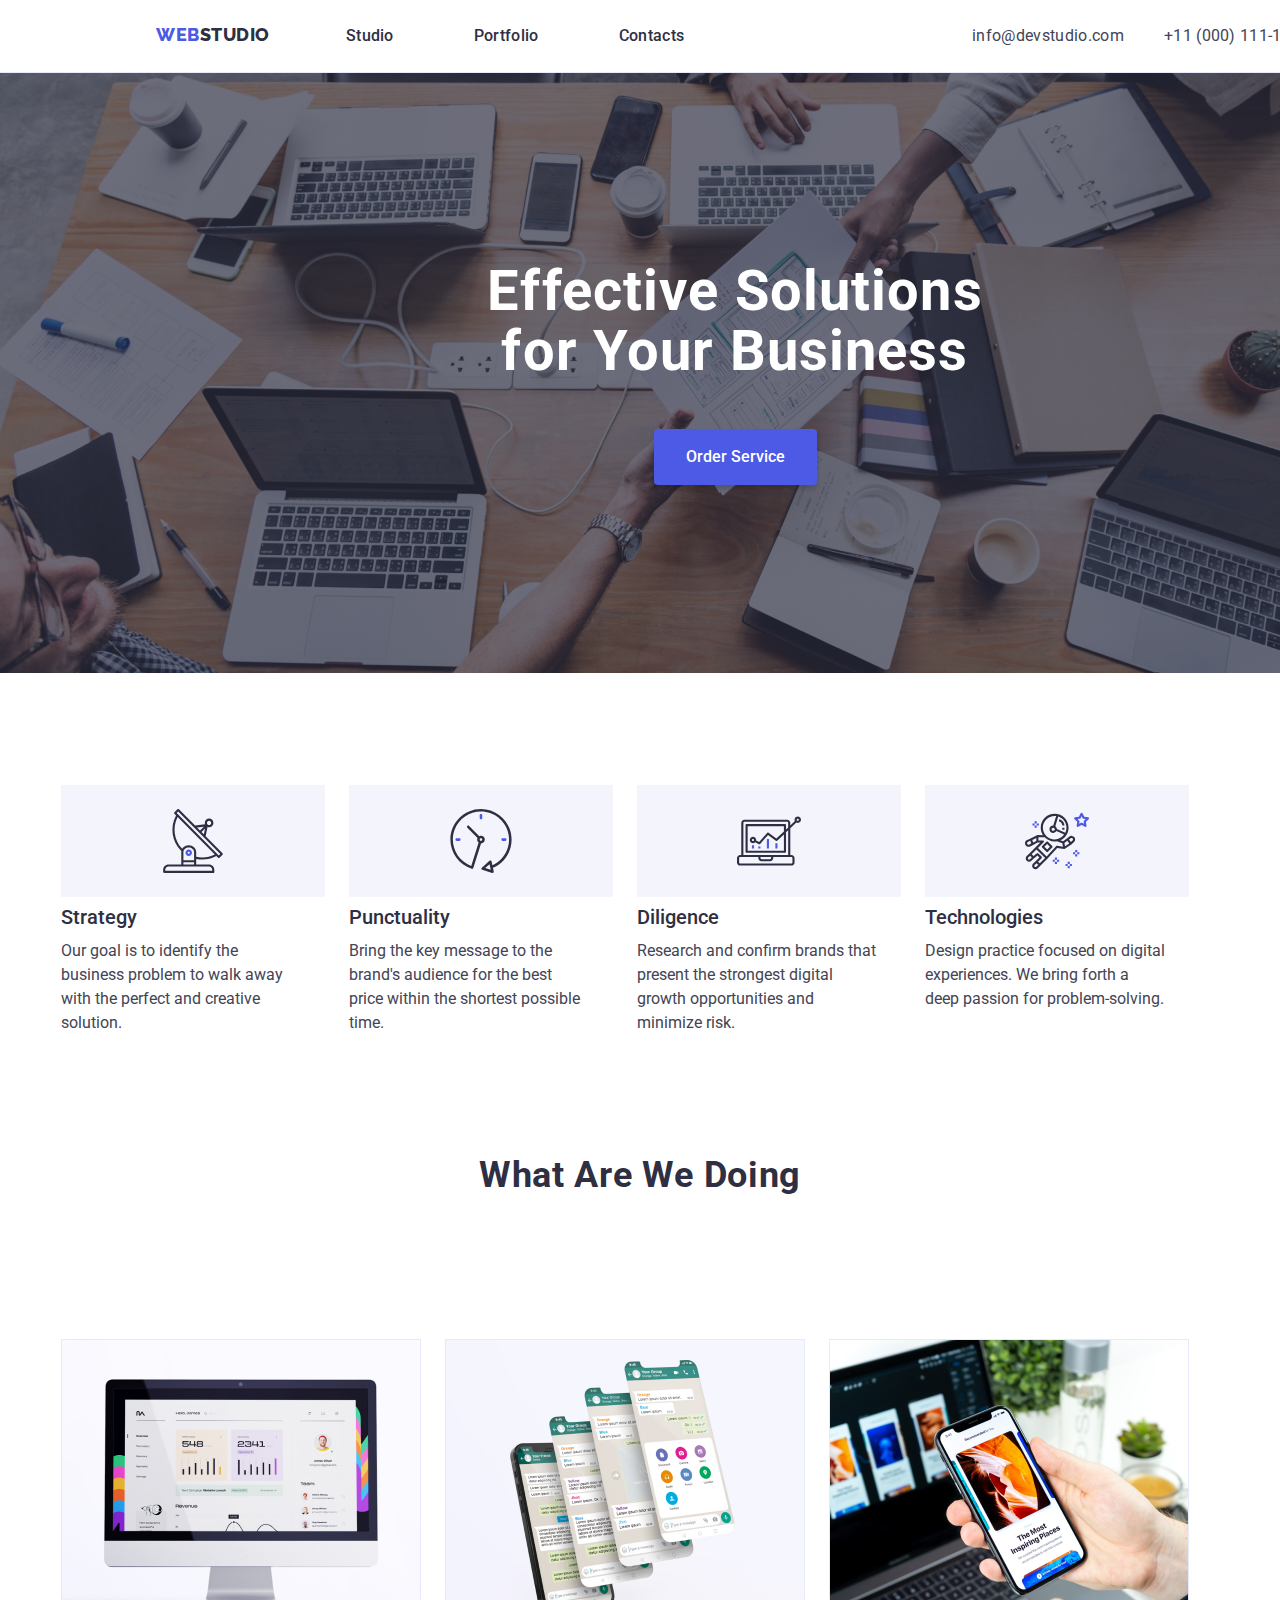
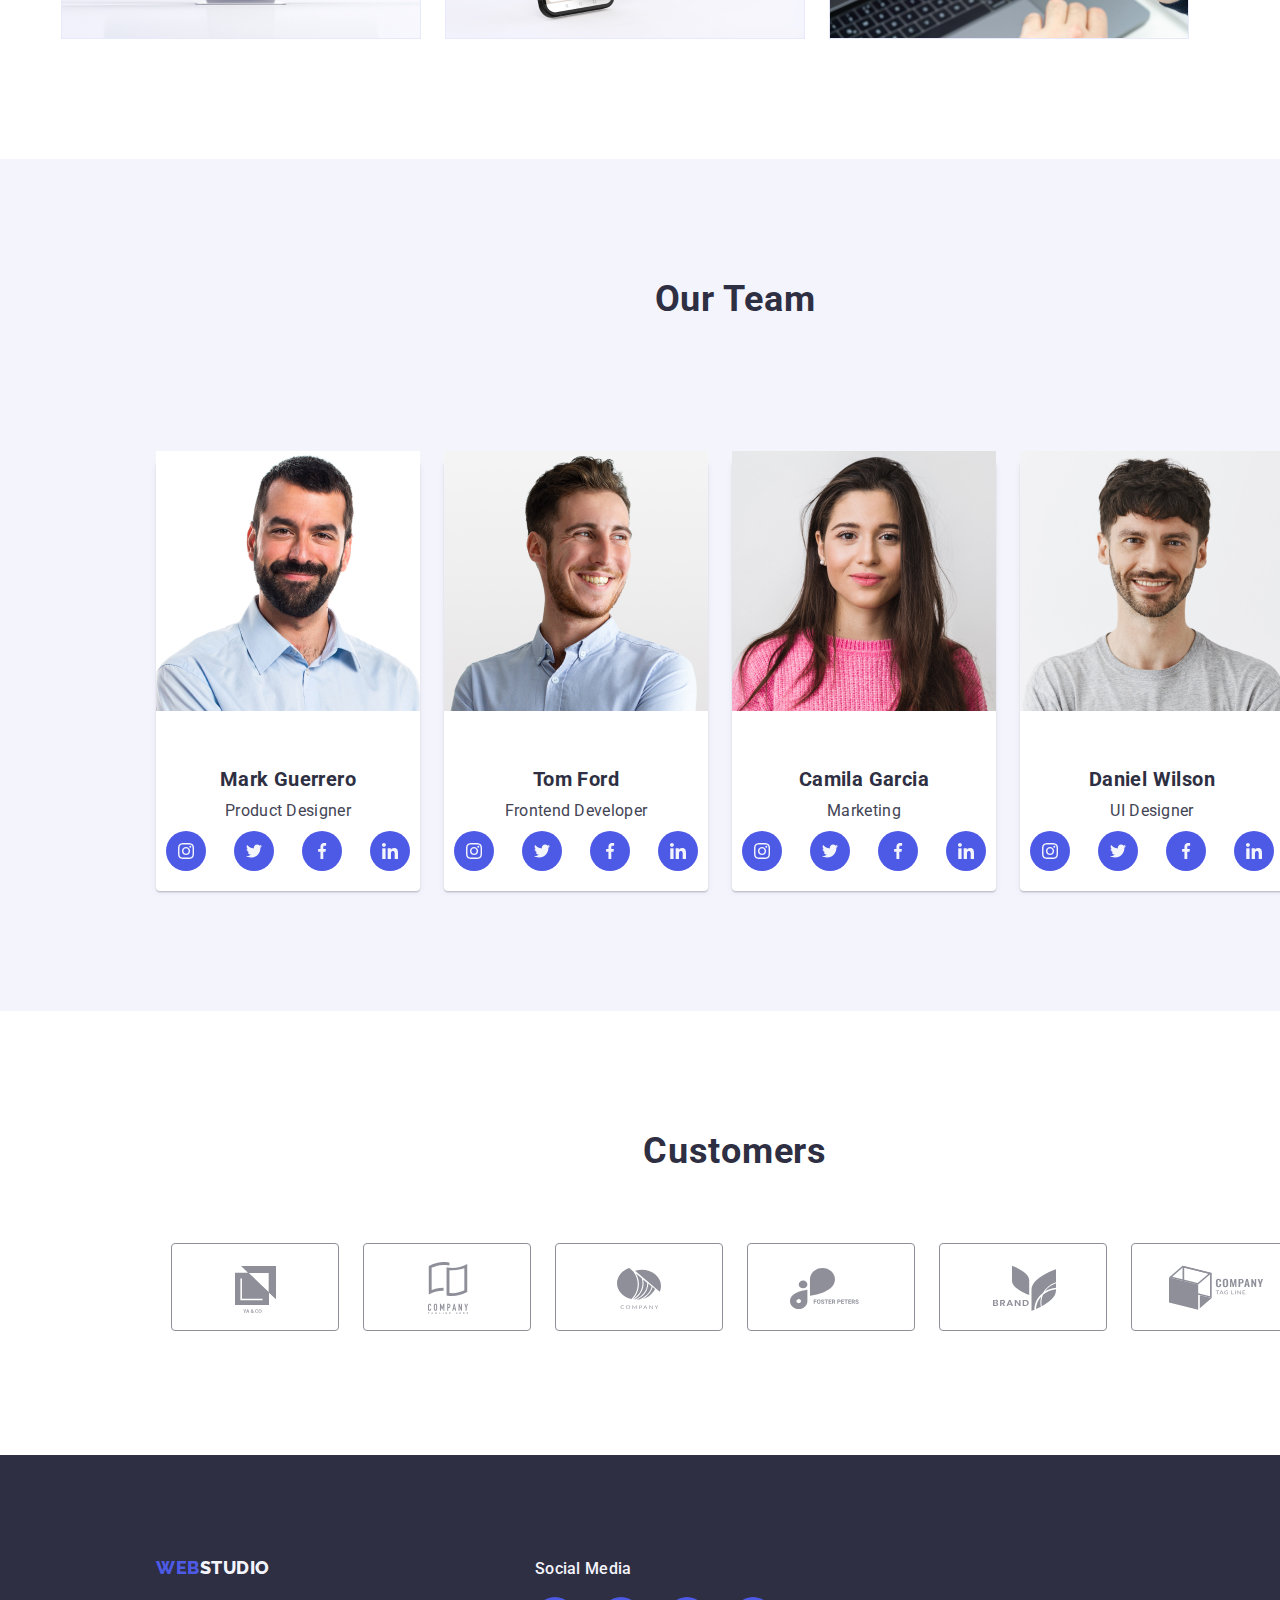
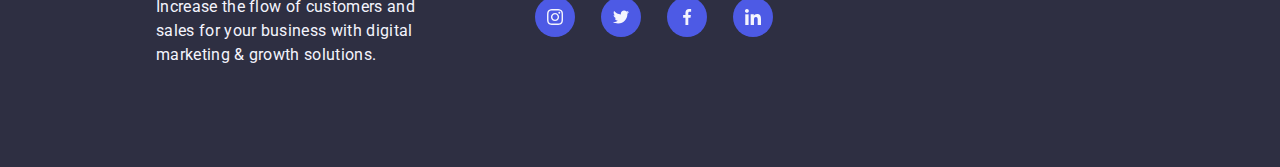
<file: index.html>
<!DOCTYPE html>
<html lang="en">
  <head>
    <title>GoIT Homework 05</title>
    <!-- Metadata -->
    <meta charset="utf-8" />
    <meta name="description" content="Dacs 2nd Homework" />
    <link rel="stylesheet" href="css/styles.css" />
    <link rel="preconnect" href="https://fonts.googleapis.com">
    <link rel="preconnect" href="https://fonts.gstatic.com" crossorigin>
    <link rel="preconnect" href="https://fonts.googleapis.com">
    <link rel="preconnect" href="https://fonts.gstatic.com" crossorigin>
    <link href="https://fonts.googleapis.com/css2?family=Raleway:wght@800&family=Roboto:wght@400;500;700&display=swap" 
    rel="stylesheet">
    <link rel="stylesheet" href="https://cdnjs.cloudflare.com/ajax/libs/modern-normalize/2.0.0/modern-normalize.min.css" 
    integrity="sha512-4xo8blKMVCiXpTaLzQSLSw3KFOVPWhm/TRtuPVc4WG6kUgjH6J03IBuG7JZPkcWMxJ5huwaBpOpnwYElP/m6wg==" 
    crossorigin="anonymous" referrerpolicy="no-referrer" />    
  </head>

  <body>
    <!-- Content -->

    <!-- Page header -->
    <header class="header">
      <div class="container container-header">
        <nav class="nav">
        <!-- Navigation to other pages -->
          <a class="nav-link" href="./index.html">
            <span class="nav-span">WEB</span>STUDIO
          </a>
          <ul class="nav-list">
            <li class="nav-list-item">
              <a class="nav-item-link" href="./index.html">Studio                
              </a>
            </li>
            <li class="nav-list-item">
              <a class="nav-item-link" href="./portfolio.html">Portfolio          
              </a>
            </li>
            <li class="nav-list-item">
              <a class="nav-item-link" href="#">Contacts                
              </a>
            </li>
          </ul>
        </nav>
  
        <address class="address">
          <ul class="address-list">   
            <li class="address-list-item">
              <a class="address-item-link" href="mailto:info@devstudio.com">info@devstudio.com</a>
            </li>
            <li class="address-list-item">
              <a class="address-item-link" href="tel:+110001111111">+11 (000) 111-11-11</a>
            </li>
          </ul>
        </address>
      </div>
    </header>
    
    <!-- Page main -->
  <main class="main">

    <!-- hero section -->
    <section class="hero">  
      <div class="container container-hero">
        <h1 class="hero-title">Effective Solutions <br /> for Your Business</h1>
        <button class="hero-button" type="button">Order service</button>
      </div>    
    </section>

    <!-- 1st section -->
    <section class="features">
      <div class="container container-features">
        <h2 hidden class="features-title">Features</h2>
        <ul class="features-list">
          <li class="features-list-item">
            <div class="features-item-icon-div">
              <img class="features-item-icon" src="images/icons/Ad-antenna.svg" alt="antenna"/>
            </div>
            <h3 class="features-item-title">Strategy</h3>
            <p class="features-item-description">Our goal is to identify the business problem to walk away with the perfect and creative solution.</p>
          </li>
      
          <li class="features-list-item">
            <div class="features-item-icon-div">
              <img class="features-item-icon" src="images/icons/Ad-clock.svg" alt="clock" />
            </div>
            <h3 class="features-item-title">Punctuality</h3>
            <p class="features-item-description">Bring the key message to the brand's audience for the best price within the shortest possible time.</p>
          </li>

          <li class="features-list-item">
            <div class="features-item-icon-div">
              <img class="features-item-icon" src="images/icons/Ad-diagram.svg" alt="diagramn" />
          </div>
            <h3 class="features-item-title">Diligence</h3>
            <p class="features-item-description">Research and confirm brands that present the strongest digital growth opportunities and minimize risk.</p>
          </li>

          <li class="features-list-item">
            <div class="features-item-icon-div">
              <img class="features-item-icon" src="images/icons/Ad-astronaut.svg" alt="astronaut" />
            </div>
            <h3 class="features-item-title">Technologies</h3>
            <p class="features-item-description">Design practice focused on digital experiences. We bring forth a deep passion for problem-solving.</p>
          </li>
        </ul>
      </div>
    </section>

    <!-- 2nd section -->
    <section class="doing">
      <div class="container container-doing">
        <h2 class="doing-title">What Are We Doing</h2>
        <ul class="doing-list">
          <li class="doing-list-item">
            <img class="doing-item-images" src="./images/pic1.jpg" width="360" alt="images monitor" />
          </li>
          <li class="doing-list-item">
            <img class="doing-item-images" src="./images/pic2.jpg" width="360" alt="images cellphone" />
          </li>
          <li class="doing-list-item">
            <img class="doing-item-images" src="./images/pic3.jpg" width="360" alt="display cellphone" />
          </li>
        </ul>
      </div>
    </section>
   
    <!-- 3rd section -->
    <section class="team">
      <div class="container container-team">
        <h2 class="team-title">Our Team</h2>
        <ul class="team-list">
          <li class="team-list-item">
            <img class="team-item-images" src="images/img1.jpg" width="264" alt="pic mark" />
            <div class="team-item-details">
              <h3 class="team-item-title">Mark Guerrero</h3>
              <p class="team-item-description">Product Designer</p>
              <ul class="team-item-icon-list">
                <li class="team-item-icons">
                  <a class="team-item-icons-a" href="#">
                    <img src="images/icons/SC-instagram.svg"/>
                  </a>
                </li>
                <li class="team-item-icons">
                  <a class="team-item-icons-a" href="#">
                    <img src="images/icons/SC-twitter.svg"/>
                  </a>
                </li>
                <li class="team-item-icons">
                  <a class="team-item-icons-a" href="#">
                    <img src="images/icons/SC-facebook.svg"/>
                  </a>
                </li>
                <li class="team-item-icons">
                  <a class="team-item-icons-a" href="#">
                    <img src="images/icons/SC-linkedin.svg"/>
                  </a>
                </li>
              </ul>
  
            </div>
           </li>
    
          <li class="team-list-item">
            <img class="team-item-images" src="images/img2.jpg" width="264" alt="pic tom" />
            <div class="team-item-details">
              <h3 class="team-item-title">Tom Ford</h3>
              <p class="team-item-description">Frontend Developer</p>
              <ul class="team-item-icon-list">
                <li class="team-item-icons">
                  <a class="team-item-icons-a" href="#">
                    <img src="images/icons/SC-instagram.svg"/>
                  </a>
                </li>
                <li class="team-item-icons">
                  <a class="team-item-icons-a" href="#">
                    <img src="images/icons/SC-twitter.svg"/>
                  </a>
                </li>
                <li class="team-item-icons">
                  <a class="team-item-icons-a" href="#">
                    <img src="images/icons/SC-facebook.svg"/>
                  </a>
                </li>
                <li class="team-item-icons">
                  <a class="team-item-icons-a" href="#">
                    <img src="images/icons/SC-linkedin.svg"/>
                  </a>
                </li>
              </ul>
            </div>
          </li>

          <li class="team-list-item">
            <img class="team-item-images" src="images/img3.jpg" width="264" alt="pic cam" />
            <div class="team-item-details">
              <h3 class="team-item-title">Camila Garcia</h3>
              <p class="team-item-description">Marketing</p>
              <ul class="team-item-icon-list">
                <li class="team-item-icons">
                  <a class="team-item-icons-a" href="#">
                    <img src="images/icons/SC-instagram.svg"/>
                  </a>
                </li>
                <li class="team-item-icons">
                  <a class="team-item-icons-a" href="#">
                    <img src="images/icons/SC-twitter.svg"/>
                  </a>
                </li>
                <li class="team-item-icons">
                  <a class="team-item-icons-a" href="#">
                    <img src="images/icons/SC-facebook.svg"/>
                  </a>
                </li>
                <li class="team-item-icons">
                  <a class="team-item-icons-a" href="#">
                    <img src="images/icons/SC-linkedin.svg"/>
                  </a>
                </li>
              </ul>
            </div>
          </li>

          <li class="team-list-item">
            <img class="team-item-images" src="images/img4.jpg" width="264" alt="pic dan" />
            <div class="team-item-details">
              <h3 class="team-item-title">Daniel Wilson</h3>
              <p class="team-item-description">UI Designer</p>
              <ul class="team-item-icon-list">
                <li class="team-item-icons">
                  <a class="team-item-icons-a" href="#">
                    <img src="images/icons/SC-instagram.svg"/>
                  </a>
                </li>
                <li class="team-item-icons">
                  <a class="team-item-icons-a" href="#">
                    <img src="images/icons/SC-twitter.svg"/>
                  </a>
                </li>
                <li class="team-item-icons">
                  <a class="team-item-icons-a" href="#">
                    <img src="images/icons/SC-facebook.svg"/>
                  </a>
                </li>
                <li class="team-item-icons">
                  <a class="team-item-icons-a" href="#">
                    <img src="images/icons/SC-linkedin.svg"/>
                  </a>
                </li>
              </ul>
            </div>
          </li>
        </ul>
      </div>
    </section>

    <!-- 4th section -->
    <section class="customers">
      <div class="container container-customers">
        <h2 class="customers-title">Customers</h2>
        <ul class="customers-list">
          <li class="customers-list-item">
            <img class="team-item-images" src="images/icons/Client01.svg" width="168px" alt="pic client01" />
           </li>
           <li class="customers-list-item">
            <img class="team-item-images" src="images/icons/Client02.svg" width="168px" alt="pic client02" />
           </li>
           <li class="customers-list-item">
            <img class="team-item-images" src="images/icons/Client03.svg" width="168px" alt="pic client03" />
           </li>
           <li class="customers-list-item">
            <img class="team-item-images" src="images/icons/Client04.svg" width="168px" alt="pic client04" />
           </li>
           <li class="customers-list-item">
            <img class="team-item-images" src="images/icons/Client05.svg" width="168px" alt="pic client05" />
           </li>
           <li class="customers-list-item">
            <img class="team-item-images" src="images/icons/Client06.svg" width="168px" alt="pic client06" />
           </li>
    
        </ul>
      </div>
    </section>
  </main>

  <!-- Page footer -->
  <footer class="footer">
    
      <div class="container container-footer">
        <ul class="footer-list">
          
            <li class="footer-list-item">
              
                <a class="footer-link" href="./index.html">
                  <span class="footer-span">WEB</span>STUDIO
                </a>
                <div class="footer-1st">
                <p class="footer-description">Increase the flow of customers and 
                  <br />sales for your business with digital 
                  <br />marketing & growth solutions.
                </p>
              </div>
            </li>
          
          <li class="footer-list-item">
            <p class="footer-social-media">Social Media</p>
            
            <ul class="footer-item-icon-list">
              <li class="footer-item-icons">
                <a class="footer-item-icons-a" href="#">
                  <img src="images/icons/SC-instagram.svg"/>
                </a>
              </li>
              <li class="footer-item-icons">
                <a class="footer-item-icons-a" href="#">
                  <img src="images/icons/SC-twitter.svg"/>
                </a>
              </li>
              <li class="footer-item-icons">
                <a class="footer-item-icons-a" href="#">
                  <img src="images/icons/SC-facebook.svg"/>
                </a>
              </li>
              <li class="footer-item-icons">
                <a class="footer-item-icons-a" href="#">
                  <img src="images/icons/SC-linkedin.svg"/>
                </a>
              </li>
            </ul>
          </li>
        </ul>
      </div>
         
   </footer>
    
  </body>
  
</html>
</file>
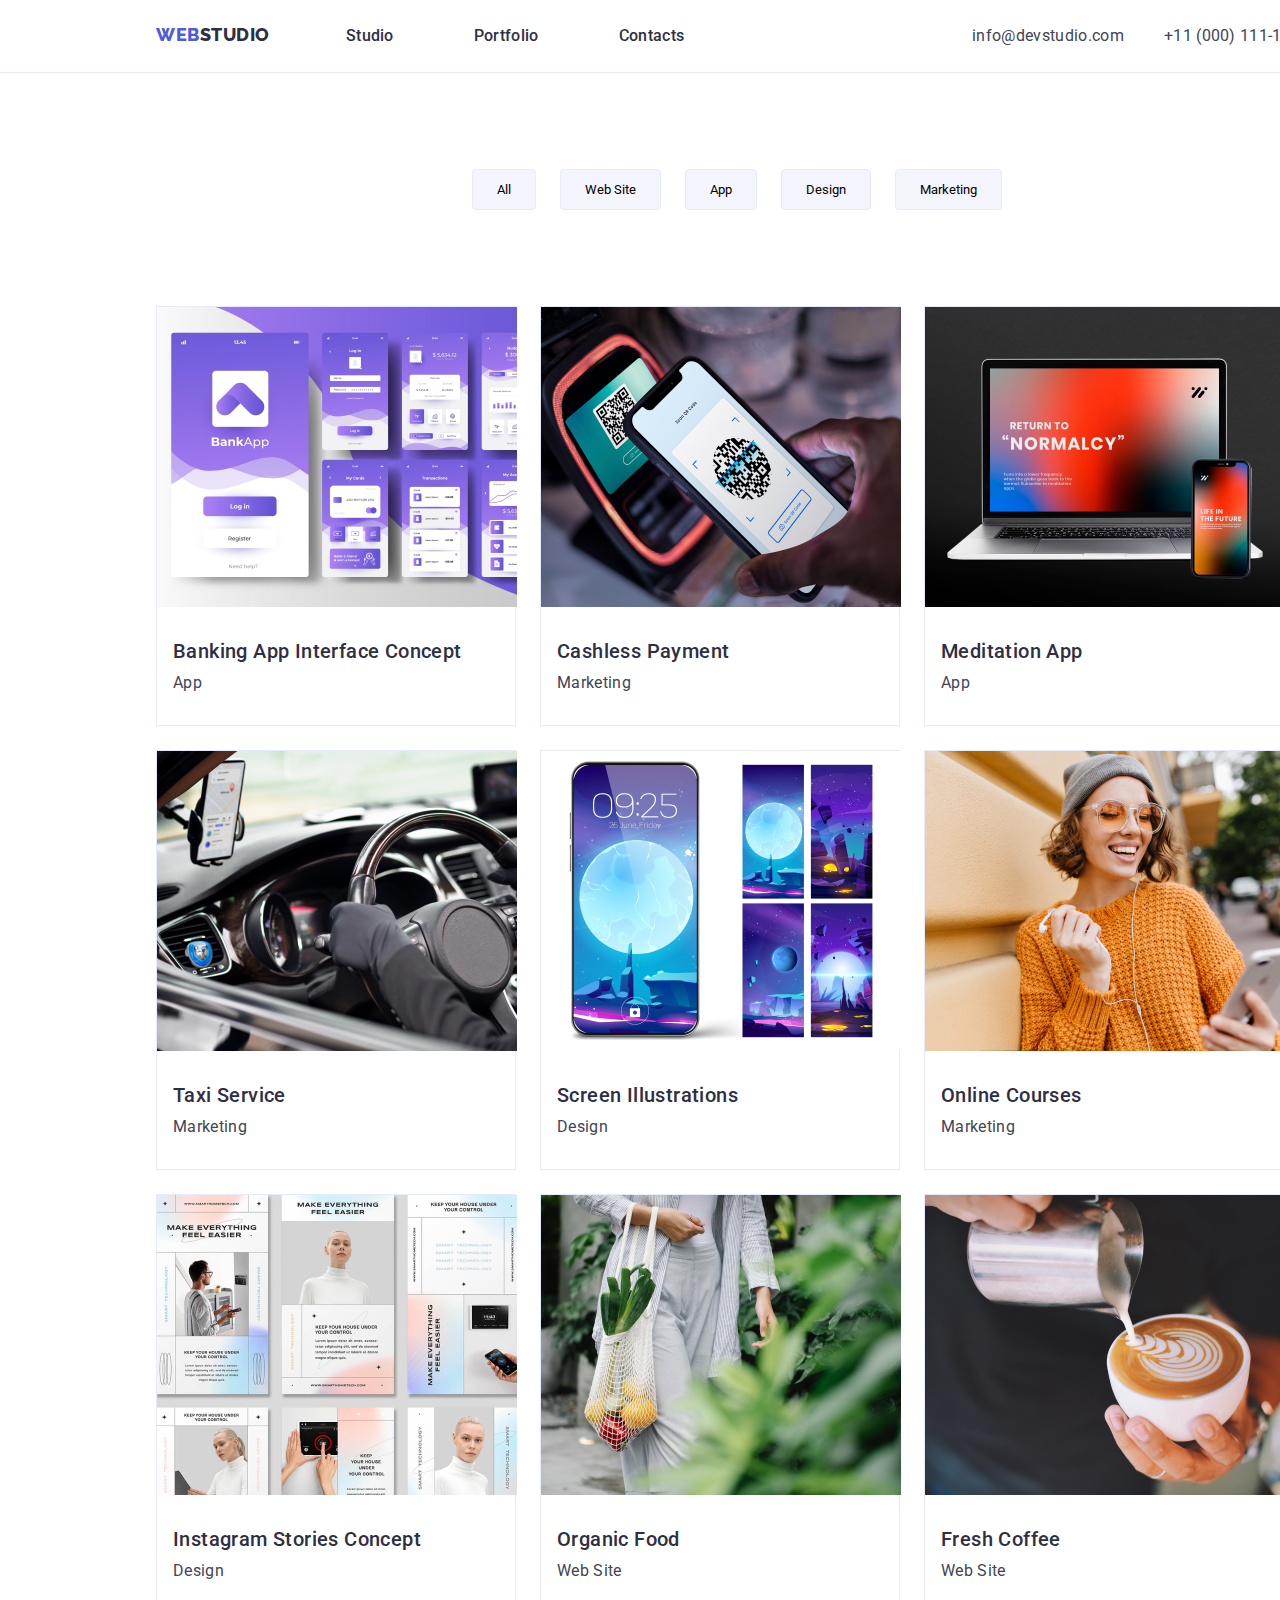
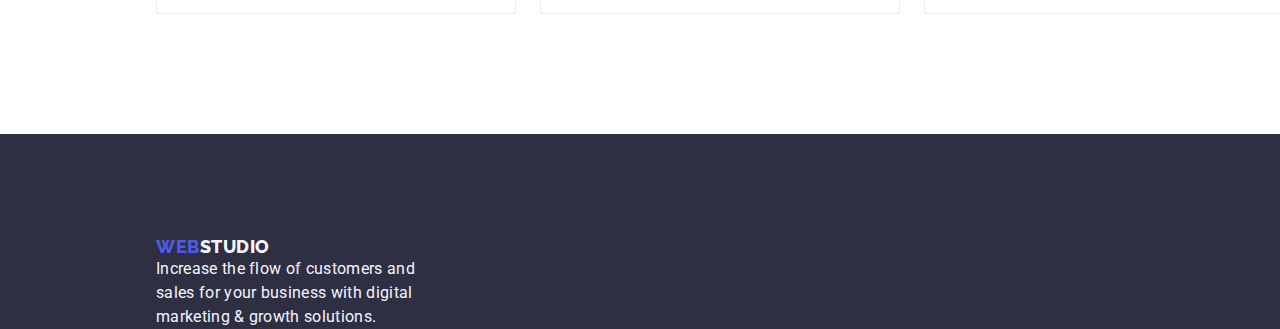
<file: portfolio.html>
<!DOCTYPE html>
<html lang="en">
  <head>
    <title>GoIT Homework 05</title>
    <!-- Metadata -->
    <meta charset="utf-8" />
    <meta name="description" content="Dacs 2nd Homework" />
    <link rel="stylesheet" href="./css/styles.css" />    
    <link rel="preconnect" href="https://fonts.googleapis.com">
    <link rel="preconnect" href="https://fonts.gstatic.com" crossorigin>
    <link rel="preconnect" href="https://fonts.googleapis.com">
    <link rel="preconnect" href="https://fonts.gstatic.com" crossorigin>
    <link href="https://fonts.googleapis.com/css2?family=Raleway:wght@800&family=Roboto:wght@400;500;700&display=swap" 
    rel="stylesheet">
    <link rel="stylesheet" href="https://cdnjs.cloudflare.com/ajax/libs/modern-normalize/2.0.0/modern-normalize.min.css" 
    integrity="sha512-4xo8blKMVCiXpTaLzQSLSw3KFOVPWhm/TRtuPVc4WG6kUgjH6J03IBuG7JZPkcWMxJ5huwaBpOpnwYElP/m6wg==" 
    crossorigin="anonymous" referrerpolicy="no-referrer" />
  </head>

  <body>
    <!-- Content -->

    <!-- Page header -->
    <header class="header">
      <div class="container container-header">
        <nav class="nav">
          <!-- Navigation to other pages -->
          <a class="nav-link" href="./index.html">
            <span class="nav-span">WEB</span>STUDIO
          </a>
          <ul class="nav-list">
            <li class="nav-list-item">
              <a class="nav-item-link" href="./index.html">Studio</a>
            </li>
            <li class="nav-list-item">
              <a class="nav-item-link" href="./portfolio.html">Portfolio</a>
            </li>
            <li class="nav-list-item">
              <a class="nav-item-link" href="#">Contacts</a>
            </li>
          </ul>
        </nav>
    
        <address class="address">
          <ul class="address-list">   
            <li class="address-list-item">
              <a class="address-item-link" href="mailto:info@devstudio.com">info@devstudio.com</a>
            </li>
            <li class="address-list-item">
              <a class="address-item-link" href="tel:+110001111111">+11 (000) 111-11-11</a>
            </li>
          </ul>
        </address>
      </div>
    </header>
  
    <!-- Page main -->
  <main class="main">

    <!-- section menu-->
    <section class="menu">   
      <div class="container container-menu">  
        <h1 class="menu-title" hidden>menu</h1>
        <ul class="menu-list">
          <li class="menu-list-item">
            <button class="menu-item-button" type="button">
              All
            </button>
            <button class="menu-item-button" type="button">
              Web Site
            </button>
            <button class="menu-item-button" type="button">
              App
            </button>
            <button class="menu-item-button" type="button">
              Design
            </button>
            <button class="menu-item-button" type="button">
              Marketing
            </button>
          </li>
        </ul>
      </div> 
    </section>
    
   
    <!-- Portfolio -->
    <section class="portfolio">
      <div class="container container-portfolio">  
        <h2 class="portfolio-title" hidden>Portfolio</h2>
        <ul class="portfolio-list">
          <li class="portfolio-list-item">
            <img class="portfolio-item-images" src="./images/img101.jpg" width="360" alt="pic cp app" />
            <div class="portfolio-item-details">
              <h3 class="portfolio-item-title" >Banking App Interface Concept</h3>
              <p class="portfolio-item-description">App</p>
            </div>
          </li>
    
          <li class="portfolio-list-item">
            <img class="portfolio-item-images" src="images/img102.jpg" width="360" alt="pic cp tap" />
            <div class="portfolio-item-details">
              <h3 class="portfolio-item-title" >Cashless Payment</h3>
              <p class="portfolio-item-description">Marketing</p>
            </div>
          </li>

          <li class="portfolio-list-item">
            <img class="portfolio-item-images" src="images/img103.jpg" width="360" alt="pic cp laptop" />
            <div class="portfolio-item-details">
              <h3 class="portfolio-item-title" >Meditation App</h3>
              <p class="portfolio-item-description">App</p>
            </div>
          </li>        
    
          <li class="portfolio-list-item">
            <img class="portfolio-item-images" src="images/img104.jpg" width="360" alt="pic driver wheel" />
            <div class="portfolio-item-details">
              <h3 class="portfolio-item-title" >Taxi Service</h3>
              <p class="portfolio-item-description">Marketing</p>
            </div>
          </li>
      
          <li class="portfolio-list-item">
            <img class="portfolio-item-images" src="images/img105.jpg" width="360" alt="pic cp wallpaper" />
            <div class="portfolio-item-details">
              <h3 class="portfolio-item-title" >Screen Illustrations</h3>
              <p class="portfolio-item-description">Design</p>
            </div>
          </li>
    
          <li class="portfolio-list-item">
            <img class="portfolio-item-images" src="images/img106.jpg" width="360" alt="pic lady yellow" />
            <div class="portfolio-item-details"> 
              <h3 class="portfolio-item-title" >Online Courses</h3>
              <p class="portfolio-item-description">Marketing</p>
            </div>
          </li>        

          <li class="portfolio-list-item">
            <img src="images/img107.jpg" width="360" alt="pic manuals" />
            <div class="portfolio-item-details">  
              <h3 class="portfolio-item-title" >Instagram Stories Concept</h3>
              <p class="portfolio-item-description">Design</p>
            </div>
          </li>
      
          <li class="portfolio-list-item">
            <img class="portfolio-item-images" src="images/img108.jpg" width="360" alt="pic grpcery" />
            <div class="portfolio-item-details">
              <h3 class="portfolio-item-title" >Organic Food</h3>
              <p class="portfolio-item-description">Web Site</p>
            </div>
          </li>
    
          <li class="portfolio-list-item">
            <img class="portfolio-item-images" src="images/img109.jpg" width="360" alt="pic coffee" />
            <div class="portfolio-item-details">
              <h3 class="portfolio-item-title" >Fresh Coffee</h3>
              <p class="portfolio-item-description">Web Site</p>
            </div>
          </li>        
        </ul>
      </div>
    </section>
 </main>

    <!-- Page footer -->
    <footer class="footer">
      <div class="container container-footer">
        <a class="footer-link" href="./index.html">
          <span class="footer-span">WEB</span>STUDIO
        </a>
        <p class="footer-description">Increase the flow of customers and 
          <br />sales for your business with digital 
          <br />marketing & growth solutions.
        </p>
      </div>
     </footer>
  
  </body>
  
</html>
</file>
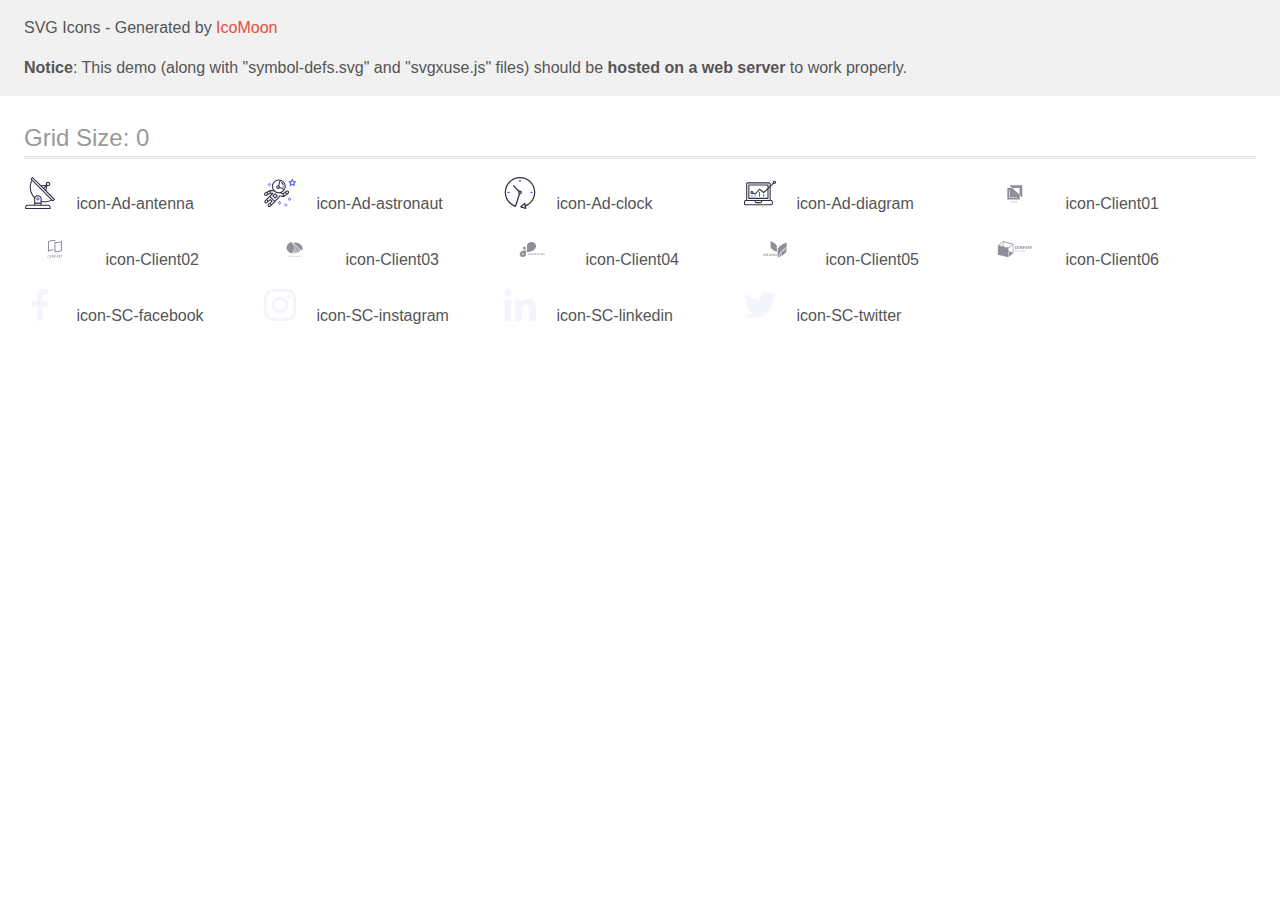
<file: images/demo-external-svg.html>
<!doctype html>
<html>
<head>
    <title>IcoMoon - SVG Icons</title>
    <meta charset="utf-8">
    <meta name="viewport" content="width=device-width, initial-scale=1">
    <link rel="stylesheet" href="demo-files/demo.css">
    <link rel="stylesheet" href="style.css">
</head>
<body>
<header class="bgc1 clearfix">
<div class="mhl">
    <p>SVG Icons - Generated by <a href="https://icomoon.io/app">IcoMoon</a></p><p><strong>Notice</strong>: This demo (along with "symbol-defs.svg" and "svgxuse.js" files) should be <b>hosted on a web server</b> to work properly.</p>
</div>
</header>
    <div class="clearfix mhl ptl">
        <h1 class="mvm mtn fgc1">Grid Size: 0</h1>
        <div class="glyph fs1">
            <div class="clearfix pbs">
                <svg class="icon icon-Ad-antenna"><use xlink:href="symbol-defs.svg#icon-Ad-antenna"></use></svg><span class="name"> icon-Ad-antenna</span>
            </div>
        </div>
        <div class="glyph fs1">
            <div class="clearfix pbs">
                <svg class="icon icon-Ad-astronaut"><use xlink:href="symbol-defs.svg#icon-Ad-astronaut"></use></svg><span class="name"> icon-Ad-astronaut</span>
            </div>
        </div>
        <div class="glyph fs1">
            <div class="clearfix pbs">
                <svg class="icon icon-Ad-clock"><use xlink:href="symbol-defs.svg#icon-Ad-clock"></use></svg><span class="name"> icon-Ad-clock</span>
            </div>
        </div>
        <div class="glyph fs1">
            <div class="clearfix pbs">
                <svg class="icon icon-Ad-diagram"><use xlink:href="symbol-defs.svg#icon-Ad-diagram"></use></svg><span class="name"> icon-Ad-diagram</span>
            </div>
        </div>
        <div class="glyph fs1">
            <div class="clearfix pbs">
                <svg class="icon icon-Client01"><use xlink:href="symbol-defs.svg#icon-Client01"></use></svg><span class="name"> icon-Client01</span>
            </div>
        </div>
        <div class="glyph fs1">
            <div class="clearfix pbs">
                <svg class="icon icon-Client02"><use xlink:href="symbol-defs.svg#icon-Client02"></use></svg><span class="name"> icon-Client02</span>
            </div>
        </div>
        <div class="glyph fs1">
            <div class="clearfix pbs">
                <svg class="icon icon-Client03"><use xlink:href="symbol-defs.svg#icon-Client03"></use></svg><span class="name"> icon-Client03</span>
            </div>
        </div>
        <div class="glyph fs1">
            <div class="clearfix pbs">
                <svg class="icon icon-Client04"><use xlink:href="symbol-defs.svg#icon-Client04"></use></svg><span class="name"> icon-Client04</span>
            </div>
        </div>
        <div class="glyph fs1">
            <div class="clearfix pbs">
                <svg class="icon icon-Client05"><use xlink:href="symbol-defs.svg#icon-Client05"></use></svg><span class="name"> icon-Client05</span>
            </div>
        </div>
        <div class="glyph fs1">
            <div class="clearfix pbs">
                <svg class="icon icon-Client06"><use xlink:href="symbol-defs.svg#icon-Client06"></use></svg><span class="name"> icon-Client06</span>
            </div>
        </div>
        <div class="glyph fs1">
            <div class="clearfix pbs">
                <svg class="icon icon-SC-facebook"><use xlink:href="symbol-defs.svg#icon-SC-facebook"></use></svg><span class="name"> icon-SC-facebook</span>
            </div>
        </div>
        <div class="glyph fs1">
            <div class="clearfix pbs">
                <svg class="icon icon-SC-instagram"><use xlink:href="symbol-defs.svg#icon-SC-instagram"></use></svg><span class="name"> icon-SC-instagram</span>
            </div>
        </div>
        <div class="glyph fs1">
            <div class="clearfix pbs">
                <svg class="icon icon-SC-linkedin"><use xlink:href="symbol-defs.svg#icon-SC-linkedin"></use></svg><span class="name"> icon-SC-linkedin</span>
            </div>
        </div>
        <div class="glyph fs1">
            <div class="clearfix pbs">
                <svg class="icon icon-SC-twitter"><use xlink:href="symbol-defs.svg#icon-SC-twitter"></use></svg><span class="name"> icon-SC-twitter</span>
            </div>
        </div>
  </div>
<script defer src="svgxuse.js"></script>
</body>
</html>
</file>
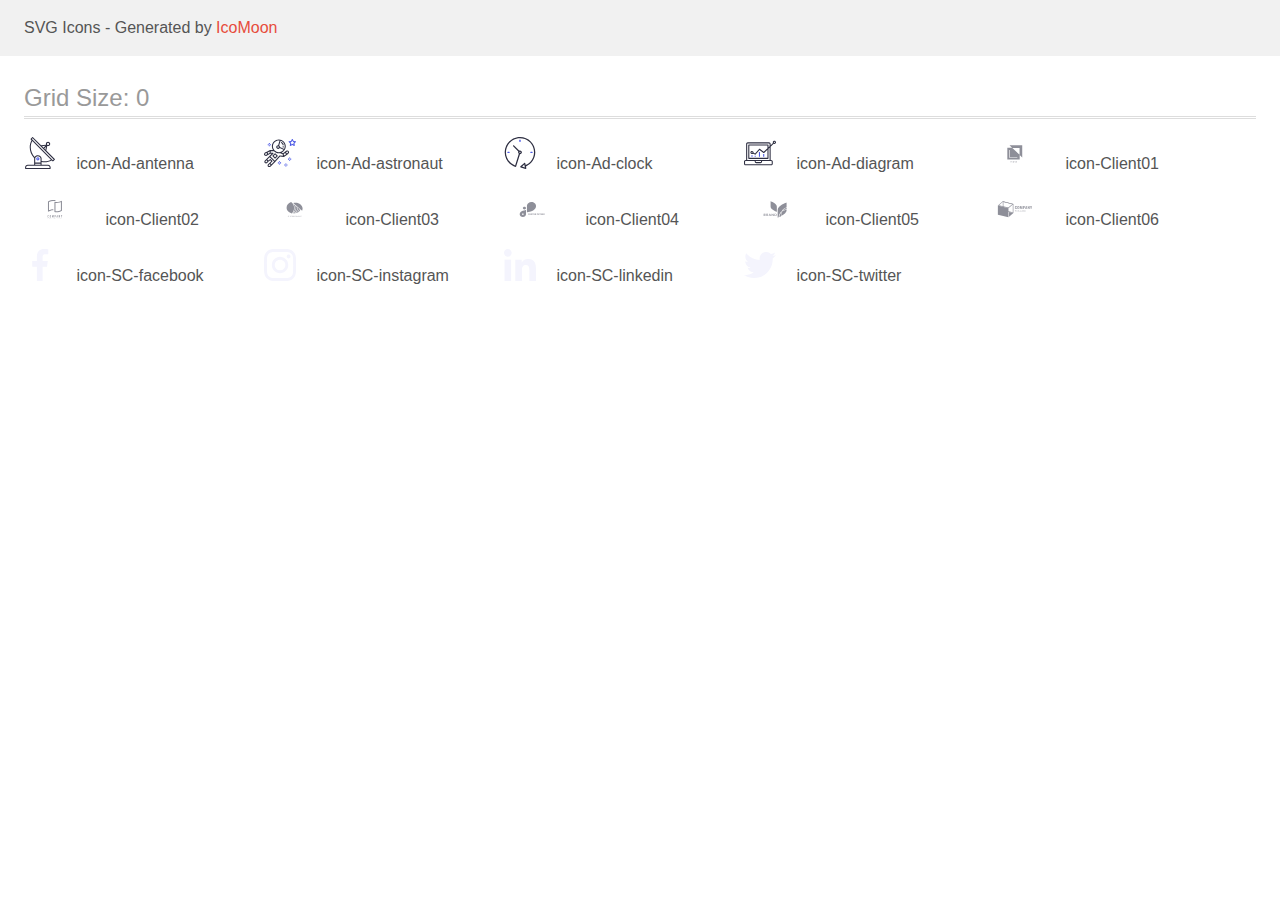
<file: images/demo.html>
<!doctype html>
<html>
<head>
    <title>IcoMoon - SVG Icons</title>
    <meta charset="utf-8">
    <meta name="viewport" content="width=device-width, initial-scale=1">
    <link rel="stylesheet" href="demo-files/demo.css">
    <link rel="stylesheet" href="style.css">
</head>
<body>
<svg aria-hidden="true" style="position: absolute; width: 0; height: 0; overflow: hidden;" version="1.1" xmlns="http://www.w3.org/2000/svg" xmlns:xlink="http://www.w3.org/1999/xlink">
<defs>
<symbol id="icon-Ad-antenna" viewBox="0 0 32 32">
<path fill="#2e2f42" style="fill: var(--color1, #2e2f42)" d="M30.773 22.098l-8.443-8.505 0.937-4.615c0.242 0.094 0.499 0.144 0.758 0.146h0.006c1.192 0.014 2.17-0.941 2.184-2.133s-0.941-2.17-2.133-2.184c-1.192-0.014-2.17 0.941-2.184 2.133-0.003 0.255 0.039 0.509 0.125 0.749l-4.96 0.605-8.091-8.133c-0.099-0.101-0.235-0.159-0.377-0.16-0.14 0.001-0.274 0.056-0.373 0.155l-1.513 1.504c-0.208 0.208-0.208 0.546 0 0.754l0.814 0.826c-3.153 5.798-2.129 12.978 2.519 17.663 0.043 0.041 0.092 0.074 0.146 0.098-0.034 0.18-0.051 0.364-0.052 0.547v6.187h-6.4c-1.472 0.002-2.665 1.195-2.667 2.667v1.067c0 0.295 0.239 0.533 0.533 0.533h24.533c0.295 0 0.533-0.239 0.533-0.533v-1.067c-0.002-1.472-1.195-2.665-2.667-2.667h-6.4v-2.742c1.003 0.21 2.024 0.317 3.049 0.32 2.458-0.003 4.877-0.615 7.040-1.783l0.818 0.823c0.099 0.101 0.235 0.159 0.377 0.16 0.14-0.001 0.274-0.056 0.373-0.155l1.513-1.504c0.208-0.208 0.208-0.546 0-0.754zM23.28 6.233c0.418-0.415 1.093-0.414 1.509 0.004s0.414 1.093-0.004 1.508c-0.2 0.199-0.47 0.31-0.752 0.31h-0.003c-0.589-0.003-1.064-0.483-1.061-1.072 0.002-0.282 0.115-0.552 0.314-0.751h-0.002zM22.024 9.738l-0.598 2.946-1.175-1.182 1.774-1.763zM21.419 8.836l-1.92 1.909-1.485-1.493 3.405-0.415zM24.004 28.8c0.884 0 1.6 0.716 1.6 1.6v0.533h-23.467v-0.533c0-0.884 0.716-1.6 1.6-1.6h20.267zM16.537 26.667v1.067h-5.333v-1.067h5.333zM11.204 25.6v-4.053c0-1.294 1.196-2.347 2.667-2.347s2.667 1.053 2.667 2.347v4.053h-5.333zM17.604 23.904v-2.357c0-1.882-1.675-3.413-3.733-3.413-1.331-0.020-2.576 0.657-3.281 1.786-4.058-4.274-4.971-10.645-2.279-15.887l18.602 18.708c-2.872 1.461-6.165 1.873-9.309 1.163zM28.893 23.22l-21.057-21.181 0.755-0.752 7.935 7.98c0.004 0 0.006 0.007 0.010 0.010l13.115 13.191-0.757 0.752z"></path>
<path fill="#4d5ae5" style="fill: var(--color2, #4d5ae5)" d="M13.876 20.267h-0.005c-0.884-0.001-1.601 0.714-1.602 1.598s0.714 1.601 1.598 1.602h0.005c0.884 0.001 1.601-0.714 1.602-1.598s-0.714-1.601-1.598-1.602zM14.249 22.245c-0.1 0.1-0.236 0.156-0.378 0.155-0.295-0.002-0.532-0.242-0.531-0.536 0.001-0.141 0.057-0.276 0.157-0.375s0.233-0.154 0.373-0.155c0.295 0.002 0.532 0.242 0.531 0.536-0.001 0.141-0.057 0.276-0.157 0.375h0.005z"></path>
</symbol>
<symbol id="icon-Ad-astronaut" viewBox="0 0 32 32">
<path fill="#4d5ae5" style="fill: var(--color2, #4d5ae5)" d="M31.974 4.524c-0.063-0.193-0.229-0.333-0.43-0.363l-1.91-0.278-0.855-1.731c-0.179-0.365-0.777-0.365-0.956 0l-0.855 1.731-1.91 0.278c-0.201 0.029-0.367 0.17-0.431 0.363-0.062 0.193-0.011 0.405 0.135 0.547l1.383 1.348-0.326 1.903c-0.034 0.2 0.048 0.402 0.212 0.522 0.166 0.121 0.382 0.135 0.562 0.040l1.709-0.899 1.709 0.899c0.078 0.041 0.164 0.061 0.249 0.061 0.11 0 0.221-0.034 0.314-0.102 0.164-0.119 0.246-0.322 0.212-0.522l-0.326-1.903 1.383-1.348c0.145-0.142 0.197-0.354 0.135-0.547zM29.511 5.851c-0.125 0.122-0.183 0.299-0.153 0.472l0.191 1.114-1-0.526c-0.078-0.041-0.163-0.061-0.249-0.061s-0.17 0.020-0.249 0.061l-1.001 0.526 0.191-1.114c0.030-0.173-0.028-0.349-0.153-0.472l-0.81-0.789 1.119-0.163c0.174-0.025 0.324-0.134 0.402-0.292l0.5-1.013 0.5 1.013c0.078 0.157 0.228 0.267 0.402 0.292l1.119 0.163-0.809 0.789z"></path>
<path fill="#4d5ae5" style="fill: var(--color2, #4d5ae5)" d="M26.134 20.522h-1.067v1.067h1.067v-1.067z"></path>
<path fill="#4d5ae5" style="fill: var(--color2, #4d5ae5)" d="M26.134 22.656h-1.067v1.067h1.067v-1.067z"></path>
<path fill="#4d5ae5" style="fill: var(--color2, #4d5ae5)" d="M27.2 21.589h-1.067v1.067h1.067v-1.067z"></path>
<path fill="#4d5ae5" style="fill: var(--color2, #4d5ae5)" d="M25.067 21.589h-1.067v1.067h1.067v-1.067z"></path>
<path fill="#4d5ae5" style="fill: var(--color2, #4d5ae5)" d="M22.4 26.389h-1.067v1.067h1.067v-1.067z"></path>
<path fill="#4d5ae5" style="fill: var(--color2, #4d5ae5)" d="M22.4 28.522h-1.067v1.067h1.067v-1.067z"></path>
<path fill="#4d5ae5" style="fill: var(--color2, #4d5ae5)" d="M23.467 27.456h-1.067v1.067h1.067v-1.067z"></path>
<path fill="#4d5ae5" style="fill: var(--color2, #4d5ae5)" d="M21.333 27.456h-1.067v1.067h1.067v-1.067z"></path>
<path fill="#4d5ae5" style="fill: var(--color2, #4d5ae5)" d="M16 24.256h-1.067v1.067h1.067v-1.067z"></path>
<path fill="#4d5ae5" style="fill: var(--color2, #4d5ae5)" d="M16 26.389h-1.067v1.067h1.067v-1.067z"></path>
<path fill="#4d5ae5" style="fill: var(--color2, #4d5ae5)" d="M17.067 25.322h-1.067v1.067h1.067v-1.067z"></path>
<path fill="#4d5ae5" style="fill: var(--color2, #4d5ae5)" d="M14.933 25.322h-1.067v1.067h1.067v-1.067z"></path>
<path fill="#4d5ae5" style="fill: var(--color2, #4d5ae5)" d="M5.867 6.122h-1.067v1.067h1.067v-1.067z"></path>
<path fill="#4d5ae5" style="fill: var(--color2, #4d5ae5)" d="M5.867 8.255h-1.067v1.067h1.067v-1.067z"></path>
<path fill="#4d5ae5" style="fill: var(--color2, #4d5ae5)" d="M6.933 7.189h-1.067v1.067h1.067v-1.067z"></path>
<path fill="#4d5ae5" style="fill: var(--color2, #4d5ae5)" d="M4.8 7.189h-1.067v1.067h1.067v-1.067z"></path>
<path fill="#2e2f42" style="fill: var(--color1, #2e2f42)" d="M24.715 14.159c-0.287-0.388-0.709-0.637-1.188-0.705-0.481-0.068-0.956 0.058-1.34 0.352l-1.252 0.96-1.898 1.417-1.358-0.541c2.421-1.086 4.114-3.508 4.114-6.32 0-3.823-3.123-6.933-6.961-6.933s-6.961 3.11-6.961 6.933c0 1.386 0.414 2.674 1.12 3.758l-2.764-0.024c-0.002 0-0.003 0-0.005 0-0.009 0-0.015 0.004-0.023 0.005-0.053 0.002-0.105 0.013-0.155 0.031-0.013 0.005-0.026 0.008-0.038 0.013-0.006 0.003-0.013 0.003-0.019 0.006l-3.233 1.596c-0.001 0-0.001 0-0.001 0.001l-1.893 0.911c-0.021 0.009-0.042 0.021-0.063 0.035-0.755 0.502-1.012 1.489-0.598 2.295 0.22 0.429 0.595 0.745 1.056 0.889 0.178 0.055 0.359 0.083 0.539 0.083 0.29 0 0.577-0.071 0.839-0.211l1.388-0.738 2.264-1.169 1.357-0.008-5.442 5.416c-0.001 0.001-0.001 0.001-0.002 0.001l-1.339 1.333c-0.316 0.315-0.49 0.732-0.49 1.178s0.174 0.863 0.49 1.179c0.325 0.323 0.752 0.485 1.179 0.485s0.854-0.162 1.18-0.485l1.314-1.309 1.741-1.3 0.901 0.897-1.762 1.754c-0 0.001-0.001 0.001-0.002 0.001l-1.339 1.333c-0.316 0.315-0.49 0.732-0.49 1.178s0.174 0.863 0.49 1.179c0.325 0.323 0.753 0.485 1.18 0.485s0.855-0.162 1.18-0.485l3.482-3.467c0.001-0.001 0.001-0.001 0.001-0.002l1.010-1-0.004-0.004c0.006-0.006 0.015-0.009 0.022-0.015l5.166-5.658 3.471 0.494c0.025 0.004 0.050 0.005 0.075 0.005 0.065 0 0.127-0.015 0.187-0.038 0.018-0.006 0.033-0.015 0.050-0.023 0.019-0.010 0.039-0.015 0.058-0.027l3.213-2.133c0.012-0.008 0.018-0.021 0.029-0.029 0.013-0.010 0.029-0.014 0.041-0.026l1.271-1.191c0.662-0.62 0.753-1.635 0.212-2.362zM2.13 17.77c-0.173 0.093-0.37 0.111-0.558 0.052-0.187-0.058-0.338-0.186-0.427-0.358-0.161-0.314-0.068-0.695 0.214-0.902l1.314-0.632 0.449 1.313-0.992 0.527zM5.628 15.942l-1.548 0.8-0.439-1.283 2.027-1.001-0.040 1.484zM20.727 9.322c0 0.918-0.219 1.785-0.599 2.559l-4.181-1.899c-0.044-0.573-0.341-1.075-0.788-1.388l1.464-4.86c2.378 0.756 4.105 2.974 4.105 5.588zM8.938 9.322c0-3.235 2.644-5.867 5.894-5.867 0.253 0 0.5 0.021 0.745 0.052l-1.432 4.754c-0.019-0.001-0.037-0.006-0.057-0.006-1.033 0-1.873 0.837-1.873 1.867s0.84 1.867 1.873 1.867c0.694 0 1.294-0.383 1.618-0.945l3.862 1.755c-1.075 1.446-2.795 2.39-4.737 2.39-3.25 0-5.894-2.632-5.894-5.867zM14.894 10.122c0 0.441-0.362 0.8-0.806 0.8s-0.806-0.359-0.806-0.8c0-0.441 0.362-0.8 0.806-0.8s0.806 0.359 0.806 0.8zM2.465 25.146c-0.236 0.234-0.619 0.234-0.854 0.001-0.114-0.114-0.176-0.263-0.176-0.423s0.062-0.309 0.176-0.421l0.962-0.958 0.851 0.848-0.959 0.955zM5.679 28.88c-0.236 0.234-0.619 0.235-0.855 0.001-0.114-0.114-0.176-0.263-0.176-0.423s0.062-0.309 0.176-0.421l0.963-0.959 0.852 0.848-0.96 0.955zM9.16 25.411c-0.001 0-0.001 0-0.002 0.001l-1.765 1.76-0.852-0.848 1.763-1.755c0 0 0 0 0-0s0.001-0.001 0.002-0.001c0.040-0.040 0.065-0.088 0.090-0.135 0.007-0.014 0.020-0.026 0.026-0.040 0.017-0.041 0.019-0.085 0.026-0.129 0.003-0.025 0.014-0.047 0.014-0.073 0-0.036-0.013-0.070-0.020-0.106-0.006-0.032-0.006-0.065-0.019-0.095-0.020-0.050-0.055-0.094-0.091-0.138-0.010-0.012-0.014-0.027-0.025-0.038 0 0 0 0-0.001 0s-0.001-0.002-0.001-0.002l-1.607-1.6c-0.017-0.017-0.039-0.024-0.058-0.038-0.028-0.022-0.055-0.042-0.087-0.058-0.030-0.015-0.061-0.024-0.093-0.033-0.034-0.010-0.067-0.017-0.103-0.020-0.033-0.002-0.063 0.001-0.095 0.005-0.036 0.004-0.069 0.009-0.104 0.020-0.034 0.011-0.063 0.027-0.094 0.045-0.020 0.011-0.042 0.015-0.061 0.029l-1.773 1.324-0.901-0.897 2.399-2.386 4.361 4.289-0.928 0.919zM15.979 18.394c-0.015-0.002-0.030 0.004-0.045 0.003-0.039-0.002-0.076 0.001-0.115 0.007-0.030 0.005-0.059 0.011-0.088 0.021-0.034 0.012-0.065 0.028-0.097 0.047-0.030 0.018-0.057 0.037-0.083 0.061-0.013 0.011-0.028 0.017-0.040 0.029l-4.698 5.146-4.328-4.257 2.833-2.818c0.209-0.208 0.21-0.546 0.002-0.755-0.105-0.105-0.243-0.157-0.381-0.156v-0.001l-2.219 0.013 0.028-1.607 3.104 0.027c1.265 1.294 3.029 2.101 4.981 2.101 0.437 0 0.864-0.045 1.279-0.123 0.040 0.032 0.079 0.065 0.13 0.085l2.41 0.96 0.152 0.758 0.178 0.885-3.003-0.427zM20.020 18.572l-0.313-1.558 1.446-1.080 0.947 1.257-2.080 1.381zM23.774 15.741l-0.838 0.785-0.931-1.236 0.831-0.637c0.155-0.119 0.351-0.168 0.543-0.143 0.193 0.027 0.364 0.128 0.48 0.284 0.217 0.292 0.18 0.699-0.085 0.947z"></path>
<path fill="#2e2f42" style="fill: var(--color1, #2e2f42)" d="M13.602 18.544l-2.143-2.133c-0.207-0.207-0.545-0.207-0.753 0l-2.142 2.133c-0.1 0.101-0.157 0.236-0.157 0.378s0.056 0.278 0.157 0.378l2.142 2.133c0.104 0.103 0.241 0.155 0.377 0.155s0.273-0.052 0.376-0.155l2.143-2.133c0.1-0.1 0.157-0.236 0.157-0.378s-0.057-0.278-0.157-0.378zM11.083 20.303l-1.387-1.381 1.387-1.381 1.387 1.381-1.387 1.381z"></path>
<path fill="#2e2f42" style="fill: var(--color1, #2e2f42)" d="M17.164 5.071l-0.258 1.036c0.071 0.018 1.738 0.452 1.738 2.149h1.067c-0-2.017-1.666-2.965-2.547-3.185z"></path>
<path fill="#2e2f42" style="fill: var(--color1, #2e2f42)" d="M19.711 9.322h-1.067v1.067h1.067v-1.067z"></path>
</symbol>
<symbol id="icon-Ad-clock" viewBox="0 0 32 32">
<path fill="#2e2f42" style="fill: var(--color1, #2e2f42)" d="M31.297 15.301c-0.002-8.452-6.855-15.303-15.308-15.301s-15.303 6.855-15.301 15.308c0.001 6.658 4.307 12.551 10.649 14.576 0.061 0.019 0.124 0.029 0.187 0.029 0.121-0 0.239-0.032 0.342-0.094 0.135-0.080 0.236-0.207 0.283-0.356l3.865-12.25c1.057-0.005 1.909-0.866 1.903-1.923s-0.866-1.909-1.923-1.903c-0.284 0.001-0.565 0.067-0.82 0.191l-5.106-5.107c-0.253-0.245-0.657-0.238-0.902 0.016-0.239 0.247-0.239 0.639 0 0.886l5.103 5.109c-0.392 0.799-0.168 1.764 0.536 2.309l-3.683 11.673c-7.278-2.681-11.004-10.754-8.323-18.032s10.754-11.004 18.032-8.323c7.278 2.681 11.004 10.754 8.323 18.032-1.31 3.556-4.001 6.431-7.462 7.973l-0.398-1.874c-0.073-0.345-0.411-0.565-0.756-0.492-0.109 0.023-0.209 0.074-0.293 0.148l-3.837 3.426c-0.263 0.234-0.287 0.637-0.052 0.9 0.076 0.085 0.174 0.149 0.283 0.184l4.899 1.564c0.335 0.108 0.694-0.077 0.802-0.412 0.034-0.106 0.040-0.219 0.017-0.328l-0.391-1.839c5.664-2.388 9.342-7.942 9.329-14.089zM15.992 14.664c0.352 0 0.638 0.286 0.638 0.638s-0.286 0.638-0.638 0.638c-0.352 0-0.638-0.285-0.638-0.638s0.285-0.638 0.638-0.638zM18.093 29.528l2.184-1.948 0.603 2.84-2.787-0.892z"></path>
<path fill="#4d5ae5" style="fill: var(--color2, #4d5ae5)" d="M15.354 3.185v1.275c0 0.352 0.285 0.638 0.638 0.638s0.638-0.285 0.638-0.638v-1.275c0-0.352-0.286-0.638-0.638-0.638s-0.638 0.286-0.638 0.638z"></path>
<path fill="#4d5ae5" style="fill: var(--color2, #4d5ae5)" d="M3.876 14.664c-0.352 0-0.638 0.286-0.638 0.638s0.285 0.638 0.638 0.638h1.275c0.352 0 0.638-0.285 0.638-0.638s-0.285-0.638-0.638-0.638h-1.275z"></path>
<path fill="#4d5ae5" style="fill: var(--color2, #4d5ae5)" d="M28.108 15.939c0.352 0 0.638-0.285 0.638-0.638s-0.285-0.638-0.638-0.638h-1.275c-0.352 0-0.638 0.286-0.638 0.638s0.286 0.638 0.638 0.638h1.275z"></path>
</symbol>
<symbol id="icon-Ad-diagram" viewBox="0 0 32 32">
<path fill="#4d5ae5" style="fill: var(--color2, #4d5ae5)" d="M14.926 14.965h1.066v4.798h-1.066v-4.797z"></path>
<path fill="#4d5ae5" style="fill: var(--color2, #4d5ae5)" d="M19.19 17.097h1.066v2.665h-1.066v-2.665z"></path>
<path fill="#4d5ae5" style="fill: var(--color2, #4d5ae5)" d="M10.661 18.696h1.066v1.066h-1.066v-1.066z"></path>
<path fill="#4d5ae5" style="fill: var(--color2, #4d5ae5)" d="M7.463 18.163h1.066v1.599h-1.066v-1.599z"></path>
<path fill="#2e2f42" style="fill: var(--color1, #2e2f42)" d="M1.599 28.291h25.587c0.883 0 1.599-0.716 1.599-1.599v-2.132c0-0.883-0.716-1.599-1.599-1.599h-0.533v-13.293l3.028-2.868c0.703 0.346 1.553 0.136 2.013-0.499s0.396-1.508-0.152-2.068-1.42-0.644-2.065-0.198c-0.644 0.446-0.873 1.292-0.542 2.002l-2.281 2.163v-1.23c0-0.883-0.716-1.599-1.599-1.599h-21.322c-0.883 0-1.599 0.716-1.599 1.599v15.992h-0.533c-0.883 0-1.599 0.716-1.599 1.599v2.132c0 0.883 0.716 1.599 1.599 1.599zM30.384 4.837c0.294 0 0.533 0.239 0.533 0.533s-0.239 0.533-0.533 0.533c-0.294 0-0.533-0.239-0.533-0.533s0.239-0.533 0.533-0.533zM3.198 6.969c0-0.294 0.239-0.533 0.533-0.533h21.322c0.294 0 0.533 0.239 0.533 0.533v2.239l-1.066 1.013v-2.186c0-0.294-0.239-0.533-0.533-0.533h-19.19c-0.294 0-0.533 0.239-0.533 0.533v13.326c0 0.294 0.239 0.533 0.533 0.533h19.19c0.294 0 0.533-0.239 0.533-0.533v-9.674l1.066-1.010v12.284h-22.388v-15.992zM7.996 13.899c-0.721-0.002-1.354 0.478-1.546 1.174s0.105 1.433 0.725 1.801c0.62 0.368 1.41 0.276 1.928-0.226l1.853 0.93c0.215 0.108 0.476 0.057 0.636-0.123l3.939-4.431 3.872 2.901c0.208 0.156 0.498 0.139 0.686-0.039l3.365-3.188v8.131h-18.124v-12.26h18.124v2.66l-3.771 3.572-3.904-2.927c-0.222-0.166-0.534-0.135-0.718 0.072l-3.993 4.493-1.493-0.746c0.011-0.064 0.018-0.129 0.020-0.193 0-0.883-0.716-1.599-1.599-1.599zM8.529 15.498c0 0.294-0.239 0.533-0.533 0.533s-0.533-0.239-0.533-0.533c0-0.294 0.239-0.533 0.533-0.533s0.533 0.239 0.533 0.533zM11.727 24.027h5.331v0.533c0 0.294-0.239 0.533-0.533 0.533h-4.264c-0.294 0-0.533-0.239-0.533-0.533v-0.533zM1.066 24.56c0-0.294 0.239-0.533 0.533-0.533h9.062v0.533c0 0.883 0.716 1.599 1.599 1.599h4.264c0.883 0 1.599-0.716 1.599-1.599v-0.533h9.062c0.294 0 0.533 0.239 0.533 0.533v2.132c0 0.294-0.239 0.533-0.533 0.533h-25.587c-0.294 0-0.533-0.239-0.533-0.533v-2.132z"></path>
</symbol>
<symbol id="icon-Client01" viewBox="0 0 61 32">
<path fill="#8e8f99" style="fill: var(--color3, #8e8f99)" d="M25.455 8.364l2.548 2.428-4.73-0.003v11.779h12.364v-4.504l2.545 2.425v-12.125h-12.727zM35.525 17.779l-7.225-6.884h7.225v6.884zM33.281 20.845h-8.052v-7.922h0.569v7.386h7.483v0.536zM26.835 24.75l-0.3-0.617h-0.248l0.435 0.817v0.476h0.225v-0.476l0.435-0.817h-0.247l-0.3 0.617zM27.941 24.132h0.053l0.488 1.293h-0.234l-0.105-0.303h-0.5l-0.104 0.303h-0.233l0.486-1.293h0.149zM27.704 24.946h0.378l-0.189-0.548-0.189 0.548zM29.266 24.732c-0.010-0.012-0.019-0.024-0.028-0.036-0.033-0.044-0.059-0.086-0.077-0.127s-0.028-0.084-0.028-0.128c0-0.067 0.014-0.125 0.042-0.174s0.067-0.086 0.118-0.112c0.051-0.027 0.11-0.040 0.178-0.040 0.066 0 0.122 0.013 0.17 0.040s0.085 0.061 0.11 0.104c0.026 0.043 0.039 0.091 0.039 0.142 0 0.041-0.007 0.078-0.022 0.112s-0.035 0.064-0.061 0.092c-0.026 0.028-0.056 0.054-0.091 0.079l-0.090 0.065 0.256 0.302c0.008-0.017 0.016-0.034 0.023-0.052 0.022-0.057 0.033-0.12 0.033-0.189h0.185c0 0.063-0.006 0.122-0.019 0.178s-0.031 0.108-0.058 0.156c-0.011 0.020-0.023 0.039-0.037 0.057l0.189 0.224h-0.248l-0.075-0.088c-0.041 0.031-0.085 0.055-0.133 0.072-0.063 0.022-0.13 0.034-0.201 0.034-0.086 0-0.16-0.016-0.223-0.047s-0.111-0.075-0.146-0.13c-0.034-0.055-0.051-0.118-0.051-0.189 0-0.053 0.011-0.099 0.033-0.139s0.052-0.078 0.090-0.112c0.035-0.032 0.075-0.063 0.12-0.095zM29.372 24.861l-0.027 0.019c-0.031 0.025-0.055 0.050-0.070 0.074s-0.025 0.044-0.029 0.064c-0.005 0.020-0.007 0.037-0.007 0.052 0 0.038 0.008 0.072 0.024 0.103s0.041 0.055 0.072 0.074c0.032 0.018 0.071 0.027 0.116 0.027 0.049 0 0.097-0.011 0.143-0.033 0.023-0.011 0.045-0.025 0.066-0.041l-0.288-0.338zM29.423 24.625l0.079-0.053c0.037-0.025 0.064-0.049 0.080-0.073s0.024-0.054 0.024-0.091c0-0.031-0.012-0.059-0.036-0.085s-0.057-0.039-0.1-0.039c-0.030 0-0.056 0.007-0.076 0.021s-0.036 0.032-0.047 0.055c-0.010 0.022-0.015 0.048-0.015 0.075 0 0.027 0.007 0.054 0.020 0.083s0.032 0.057 0.056 0.088c0.005 0.006 0.010 0.012 0.015 0.019zM31.685 25.004h-0.222c-0.006 0.056-0.020 0.104-0.041 0.143s-0.050 0.068-0.090 0.088c-0.039 0.020-0.090 0.030-0.154 0.030-0.052 0-0.097-0.010-0.134-0.031s-0.068-0.050-0.092-0.088c-0.024-0.038-0.041-0.083-0.053-0.136s-0.017-0.112-0.017-0.178v-0.109c0-0.069 0.006-0.13 0.019-0.183s0.032-0.099 0.058-0.136c0.025-0.037 0.057-0.064 0.095-0.083s0.082-0.028 0.133-0.028c0.062 0 0.112 0.011 0.151 0.032s0.067 0.051 0.087 0.091c0.020 0.040 0.033 0.087 0.039 0.143h0.222c-0.009-0.086-0.033-0.163-0.073-0.23s-0.094-0.119-0.165-0.157c-0.071-0.038-0.158-0.057-0.261-0.057-0.081 0-0.154 0.014-0.219 0.043s-0.12 0.070-0.166 0.123c-0.046 0.053-0.082 0.117-0.107 0.193s-0.036 0.159-0.036 0.252v0.107c0 0.093 0.012 0.177 0.036 0.252s0.059 0.139 0.105 0.193c0.046 0.053 0.1 0.093 0.164 0.122s0.136 0.043 0.216 0.043c0.104 0 0.193-0.019 0.265-0.057s0.129-0.090 0.17-0.155c0.040-0.066 0.064-0.142 0.071-0.226zM32.918 24.814v-0.071c0-0.098-0.013-0.185-0.039-0.262s-0.062-0.144-0.109-0.198c-0.047-0.055-0.104-0.097-0.17-0.125s-0.139-0.044-0.218-0.044c-0.079 0-0.152 0.015-0.218 0.044s-0.122 0.070-0.17 0.125c-0.047 0.054-0.084 0.12-0.11 0.198s-0.039 0.164-0.039 0.262v0.071c0 0.098 0.013 0.185 0.039 0.263s0.064 0.144 0.112 0.198c0.048 0.054 0.104 0.096 0.17 0.125s0.138 0.043 0.218 0.043c0.080 0 0.153-0.014 0.218-0.043s0.122-0.071 0.169-0.125c0.047-0.054 0.084-0.12 0.109-0.198s0.038-0.165 0.038-0.263zM32.695 24.741v0.073c0 0.072-0.007 0.136-0.021 0.192s-0.034 0.103-0.060 0.141c-0.027 0.038-0.059 0.067-0.098 0.086s-0.083 0.028-0.132 0.028c-0.049 0-0.093-0.009-0.131-0.028s-0.072-0.048-0.099-0.086c-0.027-0.038-0.048-0.086-0.062-0.141s-0.021-0.12-0.021-0.192v-0.073c0-0.072 0.007-0.136 0.021-0.191s0.035-0.102 0.061-0.139c0.027-0.038 0.060-0.066 0.099-0.085s0.082-0.029 0.131-0.029 0.093 0.010 0.132 0.029c0.039 0.019 0.072 0.047 0.099 0.085s0.048 0.084 0.061 0.139c0.014 0.055 0.021 0.119 0.021 0.191z"></path>
</symbol>
<symbol id="icon-Client02" viewBox="0 0 61 32">
<path fill="#8e8f99" style="fill: var(--color3, #8e8f99)" d="M29.86 7.976h-0.050c-0.076-0.005-0.153-0.006-0.229-0.008v0h-0.166c-0.144 0-0.292 0.004-0.438 0.011-0.011-0.001-0.022-0.001-0.033 0-1.325 0.075-2.624 0.406-3.824 0.976l-0.157 0.076v8.051l0.368-0.125c0.323-0.111 0.667-0.211 1.023-0.303 0.962-0.247 1.951-0.378 2.944-0.391v1.058c-0.132 0.001-0.259 0.005-0.387 0.011h-0.030c-0.764 0.042-1.523 0.158-2.265 0.348-0.94 0.235-1.846 0.588-2.698 1.051v-10.326c0.885-0.516 1.838-0.904 2.831-1.151 0.872-0.225 1.768-0.341 2.668-0.344h0.155c0.186 0.005 0.367 0.013 0.537 0.026 0.448 0.032 0.893 0.102 1.329 0.212v1.041c-0.424-0.099-0.854-0.164-1.288-0.194-0.009-0.001-0.018-0.002-0.026-0.002-0.090-0.008-0.18-0.015-0.263-0.015zM31.692 9.040c0.231 0.018 0.47 0.026 0.712 0.026 0.946-0.003 1.888-0.124 2.805-0.36 0.939-0.236 1.846-0.59 2.697-1.052v10.142c-0.885 0.516-1.838 0.903-2.831 1.151-0.872 0.224-1.768 0.339-2.668 0.343-0.682 0.006-1.362-0.075-2.024-0.239v-10.208c0.156 0.036 0.317 0.069 0.481 0.097 0.269 0.045 0.552 0.079 0.828 0.099zM36.853 9.119l-0.368 0.124c-0.338 0.114-0.68 0.215-1.023 0.306-0.999 0.257-2.026 0.388-3.057 0.392-0.24 0-0.461-0.006-0.674-0.020l-0.293-0.019v8.283l0.252 0.022c0.234 0.020 0.475 0.030 0.718 0.030 0.812-0.003 1.621-0.108 2.407-0.312 0.648-0.162 1.278-0.389 1.881-0.676l0.157-0.076v-8.054z"></path>
<path fill="#8e8f99" style="fill: var(--color3, #8e8f99)" d="M24.632 22.259c-0.053-0.055-0.117-0.098-0.187-0.126s-0.146-0.042-0.222-0.039c-0.081-0.001-0.161 0.014-0.236 0.044-0.069 0.027-0.131 0.069-0.184 0.121s-0.092 0.116-0.119 0.185c-0.029 0.073-0.043 0.15-0.042 0.228v1.38c-0.003 0.097 0.015 0.194 0.054 0.283 0.033 0.071 0.080 0.134 0.138 0.185 0.055 0.046 0.12 0.080 0.19 0.098 0.067 0.019 0.136 0.028 0.206 0.029 0.077 0.001 0.153-0.016 0.223-0.048 0.069-0.030 0.131-0.074 0.184-0.128 0.051-0.054 0.092-0.116 0.12-0.185 0.029-0.070 0.044-0.144 0.044-0.22v-0.154h-0.361v0.123c0.001 0.042-0.006 0.084-0.021 0.123-0.012 0.029-0.030 0.056-0.052 0.078-0.022 0.018-0.048 0.032-0.075 0.040-0.024 0.008-0.050 0.012-0.075 0.013-0.032 0.004-0.065-0.001-0.095-0.014s-0.055-0.034-0.075-0.060c-0.034-0.055-0.051-0.12-0.048-0.185v-1.286c-0.002-0.071 0.013-0.142 0.044-0.206 0.019-0.029 0.045-0.052 0.076-0.067s0.066-0.020 0.1-0.016c0.031-0.001 0.062 0.005 0.090 0.019s0.052 0.034 0.071 0.059c0.040 0.053 0.061 0.118 0.060 0.185v0.119h0.357v-0.141c0.001-0.083-0.014-0.164-0.044-0.241-0.027-0.072-0.068-0.138-0.12-0.194z"></path>
<path fill="#8e8f99" style="fill: var(--color3, #8e8f99)" d="M26.774 22.243c-0.115-0.097-0.26-0.151-0.41-0.152-0.073 0-0.146 0.013-0.215 0.039-0.070 0.025-0.135 0.063-0.19 0.113-0.060 0.054-0.107 0.12-0.14 0.193-0.036 0.084-0.054 0.175-0.052 0.267v1.323c-0.002 0.093 0.015 0.186 0.052 0.271 0.033 0.071 0.080 0.134 0.14 0.185 0.055 0.051 0.12 0.091 0.19 0.117 0.069 0.025 0.142 0.038 0.215 0.039s0.146-0.013 0.215-0.039c0.072-0.026 0.138-0.066 0.195-0.117s0.104-0.115 0.136-0.185c0.037-0.085 0.055-0.178 0.052-0.271v-1.323c0.002-0.092-0.016-0.183-0.052-0.267-0.032-0.073-0.078-0.139-0.136-0.193zM26.606 24.027c0.003 0.035-0.002 0.071-0.014 0.104s-0.032 0.063-0.058 0.088c-0.048 0.040-0.108 0.062-0.17 0.062s-0.122-0.022-0.17-0.062c-0.025-0.024-0.045-0.054-0.058-0.088s-0.017-0.069-0.014-0.104v-1.323c-0.003-0.035 0.002-0.071 0.014-0.104s0.032-0.063 0.058-0.088c0.048-0.040 0.108-0.062 0.17-0.062s0.122 0.022 0.17 0.062c0.025 0.024 0.045 0.054 0.058 0.088s0.017 0.069 0.014 0.104v1.323z"></path>
<path fill="#8e8f99" style="fill: var(--color3, #8e8f99)" d="M29.588 24.618v-2.505h-0.347l-0.455 1.326h-0.006l-0.459-1.326h-0.343v2.505h0.358v-1.524h0.006l0.35 1.077h0.178l0.353-1.077h0.006v1.524h0.358z"></path>
<path fill="#8e8f99" style="fill: var(--color3, #8e8f99)" d="M31.621 22.289c-0.055-0.062-0.125-0.109-0.202-0.137-0.084-0.027-0.171-0.040-0.259-0.039h-0.532v2.505h0.357v-0.978h0.184c0.111 0.005 0.222-0.018 0.322-0.068 0.081-0.045 0.149-0.111 0.196-0.191 0.041-0.067 0.069-0.141 0.082-0.218 0.014-0.094 0.020-0.19 0.019-0.285 0.003-0.12-0.008-0.241-0.035-0.358-0.024-0.087-0.069-0.166-0.132-0.23zM31.437 23.052c-0.002 0.045-0.013 0.090-0.033 0.13-0.020 0.038-0.053 0.069-0.092 0.088-0.053 0.024-0.111 0.034-0.168 0.031h-0.163v-0.852h0.184c0.055-0.003 0.111 0.008 0.161 0.031 0.037 0.021 0.066 0.054 0.084 0.092 0.020 0.044 0.030 0.091 0.031 0.14 0 0.053 0 0.108 0 0.166s0.004 0.118 0 0.172h-0.004z"></path>
<path fill="#8e8f99" style="fill: var(--color3, #8e8f99)" d="M33.312 22.113h-0.293l-0.552 2.505h0.357l0.105-0.538h0.487l0.105 0.538h0.357l-0.566-2.505zM32.983 23.739l0.176-0.908h0.006l0.175 0.908h-0.357z"></path>
<path fill="#8e8f99" style="fill: var(--color3, #8e8f99)" d="M35.618 23.622h-0.006l-0.539-1.509h-0.343v2.505h0.357v-1.506h0.007l0.545 1.506h0.336v-2.505h-0.357v1.509z"></path>
<path fill="#8e8f99" style="fill: var(--color3, #8e8f99)" d="M37.799 22.113l-0.287 0.996h-0.007l-0.287-0.996h-0.378l0.49 1.446v1.059h0.357v-1.059l0.49-1.446h-0.378z"></path>
<path fill="#8e8f99" style="fill: var(--color3, #8e8f99)" d="M23.636 25.325h0.172v0.483h0.117v-0.483h0.171v-0.099h-0.46v0.099z"></path>
<path fill="#8e8f99" style="fill: var(--color3, #8e8f99)" d="M25.082 25.226l-0.225 0.582h0.124l0.048-0.132h0.232l0.050 0.132h0.127l-0.231-0.582h-0.124zM25.064 25.578l0.079-0.215 0.079 0.215h-0.158z"></path>
<path fill="#8e8f99" style="fill: var(--color3, #8e8f99)" d="M26.512 25.593h0.134v0.075c-0.039 0.031-0.088 0.049-0.138 0.049-0.023 0.001-0.047-0.003-0.068-0.013s-0.040-0.024-0.055-0.043c-0.031-0.044-0.046-0.098-0.043-0.152 0-0.129 0.056-0.194 0.167-0.194 0.029-0.003 0.059 0.005 0.083 0.022s0.041 0.042 0.049 0.071l0.115-0.022c-0.025-0.114-0.107-0.171-0.247-0.171-0.075-0.002-0.148 0.025-0.203 0.075-0.029 0.029-0.052 0.064-0.066 0.103s-0.020 0.080-0.017 0.121c-0.003 0.080 0.023 0.158 0.075 0.218 0.028 0.029 0.063 0.052 0.101 0.067s0.079 0.021 0.12 0.018c0.091 0.003 0.179-0.031 0.247-0.092v-0.229h-0.252v0.098z"></path>
<path fill="#8e8f99" style="fill: var(--color3, #8e8f99)" d="M27.972 25.226h-0.118v0.582h0.407v-0.099h-0.29v-0.483z"></path>
<path fill="#8e8f99" style="fill: var(--color3, #8e8f99)" d="M29.206 25.226h-0.118v0.582h0.118v-0.582z"></path>
<path fill="#8e8f99" style="fill: var(--color3, #8e8f99)" d="M30.413 25.615l-0.238-0.388h-0.114v0.582h0.109v-0.38l0.234 0.38h0.117v-0.582h-0.108v0.388z"></path>
<path fill="#8e8f99" style="fill: var(--color3, #8e8f99)" d="M31.504 25.552h0.29v-0.099h-0.29v-0.128h0.312v-0.099h-0.43v0.582h0.442v-0.099h-0.324v-0.157z"></path>
<path fill="#8e8f99" style="fill: var(--color3, #8e8f99)" d="M34.15 25.456h-0.229v-0.229h-0.117v0.582h0.117v-0.254h0.229v0.254h0.117v-0.582h-0.117v0.229z"></path>
<path fill="#8e8f99" style="fill: var(--color3, #8e8f99)" d="M35.247 25.552h0.291v-0.099h-0.291v-0.128h0.313v-0.099h-0.43v0.582h0.441v-0.099h-0.324v-0.157z"></path>
<path fill="#8e8f99" style="fill: var(--color3, #8e8f99)" d="M36.736 25.552c0.101-0.016 0.153-0.069 0.153-0.162 0.003-0.025-0.001-0.050-0.011-0.073s-0.026-0.042-0.046-0.057c-0.053-0.026-0.111-0.038-0.17-0.034h-0.247v0.582h0.117v-0.243h0.023c0.025-0.002 0.050 0.003 0.073 0.013 0.017 0.011 0.031 0.025 0.041 0.043l0.127 0.185h0.14l-0.071-0.114c-0.031-0.056-0.075-0.104-0.129-0.14zM36.618 25.471h-0.086v-0.146h0.092c0.040-0.003 0.080 0.001 0.119 0.014 0.008 0.008 0.015 0.017 0.020 0.027s0.007 0.022 0.006 0.033c-0 0.011-0.004 0.022-0.009 0.032s-0.013 0.019-0.022 0.025c-0.039 0.012-0.079 0.016-0.119 0.014z"></path>
<path fill="#8e8f99" style="fill: var(--color3, #8e8f99)" d="M37.858 25.552h0.289v-0.099h-0.289v-0.128h0.313v-0.099h-0.431v0.582h0.441v-0.099h-0.324v-0.157z"></path>
</symbol>
<symbol id="icon-Client03" viewBox="0 0 61 32">
<path fill="#8e8f99" style="fill: var(--color3, #8e8f99)" d="M25.022 23.718c0.006 0 0.012 0.001 0.017 0.003s0.010 0.005 0.014 0.009l0.080 0.076c-0.062 0.061-0.139 0.11-0.226 0.143-0.101 0.036-0.21 0.054-0.32 0.051-0.103 0.002-0.206-0.015-0.301-0.048-0.086-0.031-0.163-0.077-0.227-0.136-0.065-0.061-0.114-0.132-0.147-0.209-0.035-0.086-0.052-0.177-0.051-0.268-0.001-0.092 0.017-0.183 0.055-0.269 0.035-0.078 0.088-0.149 0.156-0.209 0.069-0.059 0.151-0.105 0.241-0.136 0.099-0.033 0.204-0.049 0.31-0.048 0.098-0.002 0.196 0.013 0.288 0.044 0.079 0.029 0.152 0.070 0.216 0.121l-0.067 0.081c-0.005 0.006-0.010 0.011-0.017 0.015-0.008 0.005-0.018 0.007-0.027 0.006s-0.020-0.004-0.029-0.009l-0.036-0.021-0.050-0.027c-0.022-0.010-0.044-0.019-0.067-0.027-0.030-0.009-0.060-0.016-0.091-0.021-0.039-0.006-0.079-0.009-0.119-0.009-0.076-0.001-0.152 0.011-0.223 0.036-0.066 0.023-0.125 0.057-0.175 0.101-0.050 0.047-0.089 0.102-0.113 0.161-0.028 0.068-0.042 0.14-0.041 0.213-0.001 0.074 0.013 0.147 0.041 0.216 0.024 0.059 0.062 0.114 0.111 0.16 0.046 0.044 0.103 0.078 0.167 0.099 0.066 0.023 0.136 0.035 0.207 0.034 0.041 0 0.082-0.002 0.122-0.007 0.066-0.007 0.13-0.027 0.186-0.058 0.028-0.016 0.055-0.034 0.079-0.053 0.010-0.008 0.024-0.013 0.038-0.014z"></path>
<path fill="#8e8f99" style="fill: var(--color3, #8e8f99)" d="M27.34 23.338c0.001 0.091-0.017 0.181-0.054 0.267-0.033 0.077-0.084 0.148-0.151 0.207s-0.148 0.105-0.237 0.136c-0.197 0.064-0.414 0.064-0.61 0-0.089-0.031-0.169-0.077-0.236-0.136-0.067-0.060-0.119-0.131-0.153-0.209-0.072-0.173-0.072-0.362 0-0.534 0.034-0.078 0.086-0.149 0.153-0.21 0.067-0.057 0.148-0.102 0.236-0.131 0.196-0.065 0.414-0.065 0.61 0 0.089 0.031 0.17 0.077 0.237 0.136 0.066 0.060 0.118 0.13 0.152 0.207 0.037 0.086 0.056 0.177 0.054 0.268zM27.13 23.338c0.002-0.073-0.011-0.145-0.038-0.214-0.023-0.059-0.059-0.114-0.107-0.16-0.047-0.044-0.105-0.079-0.17-0.101-0.143-0.047-0.301-0.047-0.444 0-0.065 0.023-0.123 0.057-0.17 0.101-0.049 0.046-0.086 0.101-0.108 0.16-0.051 0.14-0.051 0.289 0 0.429 0.023 0.059 0.060 0.114 0.108 0.16 0.047 0.044 0.105 0.078 0.17 0.1 0.143 0.046 0.301 0.046 0.444 0 0.065-0.022 0.122-0.057 0.17-0.1 0.048-0.047 0.085-0.101 0.107-0.16 0.027-0.069 0.040-0.142 0.038-0.214z"></path>
<path fill="#8e8f99" style="fill: var(--color3, #8e8f99)" d="M28.922 23.563l0.021 0.048c0.008-0.017 0.015-0.033 0.023-0.048s0.016-0.032 0.026-0.047l0.513-0.797c0.010-0.014 0.019-0.022 0.029-0.025 0.014-0.004 0.028-0.005 0.042-0.004h0.152v1.296h-0.18v-0.953c0-0.012 0-0.026 0-0.040s-0.001-0.030 0-0.045l-0.516 0.808c-0.007 0.012-0.017 0.022-0.030 0.029s-0.028 0.011-0.044 0.011h-0.029c-0.016 0-0.031-0.004-0.044-0.011s-0.024-0.017-0.030-0.030l-0.531-0.813c0 0.015 0 0.031 0 0.046s0 0.029 0 0.041v0.953h-0.174v-1.293h0.152c0.014-0.001 0.029 0.001 0.042 0.004 0.012 0.005 0.022 0.014 0.028 0.025l0.524 0.798c0.010 0.015 0.019 0.030 0.026 0.046z"></path>
<path fill="#8e8f99" style="fill: var(--color3, #8e8f99)" d="M30.853 23.499v0.485h-0.201v-1.294h0.448c0.084-0.001 0.169 0.008 0.25 0.028 0.065 0.016 0.125 0.043 0.177 0.081 0.045 0.035 0.079 0.078 0.1 0.127 0.024 0.053 0.035 0.109 0.034 0.166 0.001 0.057-0.012 0.113-0.037 0.166-0.024 0.050-0.061 0.094-0.108 0.13-0.052 0.039-0.112 0.068-0.178 0.086-0.078 0.021-0.16 0.031-0.242 0.030l-0.243-0.003zM30.853 23.36h0.243c0.053 0.001 0.105-0.006 0.156-0.020 0.041-0.012 0.080-0.031 0.112-0.056 0.030-0.024 0.053-0.053 0.068-0.086 0.016-0.035 0.025-0.072 0.024-0.109 0.002-0.036-0.005-0.072-0.020-0.105s-0.040-0.064-0.070-0.088c-0.077-0.051-0.173-0.076-0.27-0.069h-0.243v0.533z"></path>
<path fill="#8e8f99" style="fill: var(--color3, #8e8f99)" d="M33.551 23.986h-0.159c-0.016 0-0.032-0.004-0.044-0.012-0.011-0.008-0.020-0.018-0.026-0.030l-0.136-0.313h-0.686l-0.142 0.313c-0.005 0.011-0.014 0.021-0.025 0.029-0.013 0.009-0.029 0.013-0.045 0.013h-0.159l0.602-1.296h0.209l0.61 1.296zM32.557 23.505h0.566l-0.239-0.527c-0.018-0.040-0.033-0.080-0.045-0.122l-0.023 0.068c-0.007 0.021-0.015 0.039-0.022 0.055l-0.237 0.527z"></path>
<path fill="#8e8f99" style="fill: var(--color3, #8e8f99)" d="M34.418 22.696c0.012 0.006 0.022 0.014 0.030 0.023l0.878 0.977c0-0.015 0-0.031 0-0.045s0-0.029 0-0.043v-0.918h0.18v1.296h-0.1c-0.014 0-0.028-0.002-0.041-0.008s-0.023-0.014-0.032-0.024l-0.877-0.976c0.001 0.015 0.001 0.030 0 0.045s0 0.027 0 0.039v0.924h-0.18v-1.296h0.106c0.012-0 0.025 0.002 0.036 0.006z"></path>
<path fill="#8e8f99" style="fill: var(--color3, #8e8f99)" d="M36.985 23.47v0.515h-0.201v-0.515l-0.555-0.78h0.18c0.016-0.001 0.031 0.003 0.043 0.011 0.011 0.008 0.020 0.018 0.027 0.029l0.347 0.503c0.014 0.021 0.026 0.041 0.036 0.060s0.018 0.037 0.025 0.055l0.026-0.056c0.010-0.020 0.021-0.040 0.034-0.059l0.343-0.507c0.007-0.010 0.016-0.019 0.026-0.027 0.012-0.009 0.028-0.014 0.043-0.013h0.182l-0.556 0.784z"></path>
<path fill="#8e8f99" style="fill: var(--color3, #8e8f99)" d="M28.823 20.515c0.087 0.009 0.176 0.017 0.265 0.024 1.354-0.518 2.5-1.365 3.294-2.436s1.201-2.318 1.17-3.585l-1.493-1.275c0.303 1.349 0.162 2.744-0.41 4.029s-1.55 2.408-2.826 3.244z"></path>
<path fill="#8e8f99" style="fill: var(--color3, #8e8f99)" d="M28.29 20.456l0.040 0.007c1.364-0.833 2.403-1.997 2.984-3.341s0.677-2.805 0.276-4.196l-2.126-1.816c0.86 1.493 1.206 3.164 0.998 4.818s-0.961 3.225-2.172 4.528z"></path>
<path fill="#8e8f99" style="fill: var(--color3, #8e8f99)" d="M35.5 16.015c-0.361 1.393-1.238 2.648-2.501 3.581-0.369 0.274-0.767 0.518-1.188 0.729 1.028-0.258 1.974-0.715 2.763-1.335s1.401-1.386 1.789-2.24l-0.862-0.736z"></path>
<path fill="#8e8f99" style="fill: var(--color3, #8e8f99)" d="M35.162 15.81l-1.228-1.049c-0.023 1.196-0.421 2.364-1.152 3.384s-1.768 1.854-3.004 2.416h0.006c0.275-0 0.551-0.014 0.824-0.042 1.155-0.403 2.175-1.044 2.97-1.865s1.339-1.799 1.584-2.844z"></path>
<path fill="#8e8f99" style="fill: var(--color3, #8e8f99)" d="M28.468 10.344l-1.465-1.253c-1.309 0.432-2.435 1.192-3.231 2.18s-1.223 2.158-1.227 3.357v0c0.005 1.325 0.527 2.611 1.483 3.654s2.293 1.784 3.797 2.105c1.343-1.398 2.13-3.126 2.245-4.932s-0.446-3.597-1.604-5.111z"></path>
<path fill="#8e8f99" style="fill: var(--color3, #8e8f99)" d="M38.545 15.617c-0.005-1.572-0.739-3.079-2.040-4.19s-3.064-1.738-4.904-1.743c-0.85-0.001-1.693 0.133-2.486 0.395l8.967 7.661c0.307-0.677 0.464-1.397 0.464-2.123z"></path>
</symbol>
<symbol id="icon-Client04" viewBox="0 0 61 32">
<path fill="#8e8f99" style="fill: var(--color3, #8e8f99)" d="M20.392 13.643h-0.001c-0.867 0-1.571 0.634-1.571 1.416v0.001c0 0.782 0.703 1.416 1.571 1.416h0.001c0.867 0 1.571-0.634 1.571-1.416v-0.001c0-0.782-0.703-1.416-1.571-1.416z"></path>
<path fill="#8e8f99" style="fill: var(--color3, #8e8f99)" d="M31.986 13.19c-0.002-1.086-0.482-2.128-1.334-2.896s-2.007-1.201-3.212-1.203v0c-1.205 0.002-2.361 0.434-3.213 1.203s-1.332 1.81-1.335 2.896v5.991c0 0 9.092-0.913 9.093-5.99v-0.001z"></path>
<path fill="#8e8f99" style="fill: var(--color3, #8e8f99)" d="M15.636 21.147c0.002 0.756 0.336 1.48 0.929 2.015s1.396 0.836 2.234 0.838c0.838-0.002 1.641-0.303 2.234-0.838s0.927-1.259 0.929-2.014v-4.168c0 0-6.327 0.636-6.327 4.167zM18.8 21.894c-0.164 0-0.324-0.044-0.46-0.126s-0.242-0.199-0.305-0.335-0.079-0.287-0.047-0.432c0.032-0.145 0.111-0.278 0.227-0.382s0.263-0.176 0.424-0.204c0.161-0.029 0.327-0.014 0.479 0.043s0.281 0.152 0.372 0.275c0.091 0.123 0.14 0.267 0.14 0.415 0 0.098-0.021 0.196-0.062 0.287s-0.102 0.174-0.179 0.243c-0.077 0.070-0.168 0.125-0.269 0.163s-0.209 0.057-0.318 0.057v-0.003z"></path>
<path fill="#8e8f99" style="fill: var(--color3, #8e8f99)" d="M24.585 20.551v1.551h-0.32v-1.551h0.32zM25.203 21.214v0.249h-0.705v-0.249h0.705zM25.278 20.551v0.25h-0.78v-0.25h0.78zM26.737 21.29v0.074c0 0.118-0.016 0.224-0.048 0.317s-0.077 0.174-0.135 0.24c-0.058 0.065-0.128 0.115-0.209 0.15s-0.169 0.052-0.267 0.052c-0.097 0-0.186-0.017-0.267-0.052s-0.15-0.085-0.209-0.15c-0.059-0.066-0.105-0.146-0.137-0.24s-0.048-0.2-0.048-0.317v-0.074c0-0.119 0.016-0.224 0.048-0.317s0.077-0.174 0.135-0.24c0.059-0.066 0.129-0.116 0.209-0.151s0.17-0.052 0.267-0.052c0.098 0 0.187 0.017 0.267 0.052s0.151 0.085 0.209 0.151c0.059 0.066 0.104 0.146 0.136 0.24s0.049 0.199 0.049 0.317zM26.414 21.364v-0.076c0-0.082-0.007-0.155-0.022-0.217s-0.037-0.115-0.066-0.158-0.065-0.075-0.107-0.096c-0.042-0.022-0.090-0.033-0.144-0.033s-0.102 0.011-0.144 0.033c-0.041 0.021-0.076 0.053-0.105 0.096s-0.050 0.095-0.065 0.158c-0.015 0.063-0.022 0.135-0.022 0.217v0.076c0 0.082 0.007 0.154 0.022 0.217s0.037 0.115 0.066 0.159c0.029 0.043 0.065 0.075 0.107 0.097s0.090 0.033 0.144 0.033c0.054 0 0.102-0.011 0.144-0.033s0.077-0.054 0.105-0.097c0.028-0.043 0.050-0.096 0.065-0.159s0.022-0.136 0.022-0.217zM27.775 21.696c0-0.028-0.004-0.053-0.013-0.075s-0.023-0.043-0.045-0.062c-0.022-0.019-0.053-0.038-0.093-0.056s-0.091-0.038-0.154-0.058c-0.070-0.023-0.137-0.048-0.2-0.077s-0.118-0.061-0.166-0.099c-0.048-0.038-0.085-0.083-0.113-0.133s-0.040-0.109-0.040-0.176c0-0.065 0.014-0.123 0.043-0.176s0.068-0.099 0.119-0.136c0.051-0.038 0.111-0.068 0.181-0.088s0.147-0.031 0.231-0.031c0.114 0 0.214 0.021 0.299 0.062s0.151 0.098 0.198 0.169c0.048 0.072 0.071 0.154 0.071 0.246h-0.317c0-0.045-0.010-0.085-0.029-0.119s-0.047-0.062-0.085-0.082c-0.038-0.020-0.085-0.030-0.143-0.030-0.055 0-0.102 0.009-0.138 0.026s-0.065 0.039-0.083 0.067c-0.018 0.028-0.028 0.059-0.028 0.094 0 0.026 0.006 0.050 0.019 0.071s0.033 0.041 0.060 0.060 0.059 0.036 0.097 0.052c0.038 0.016 0.083 0.032 0.133 0.048 0.084 0.026 0.159 0.054 0.223 0.086s0.119 0.068 0.162 0.108c0.043 0.040 0.076 0.085 0.098 0.135s0.033 0.108 0.033 0.172c0 0.067-0.013 0.128-0.039 0.181s-0.064 0.098-0.114 0.135c-0.050 0.037-0.109 0.065-0.178 0.084s-0.146 0.029-0.231 0.029c-0.077 0-0.152-0.010-0.227-0.030s-0.142-0.052-0.203-0.093c-0.060-0.041-0.109-0.094-0.145-0.158s-0.054-0.14-0.054-0.227h0.321c0 0.048 0.007 0.089 0.022 0.122s0.036 0.060 0.063 0.081c0.028 0.021 0.060 0.035 0.098 0.045s0.080 0.014 0.126 0.014c0.055 0 0.101-0.008 0.136-0.023s0.063-0.037 0.080-0.065c0.018-0.028 0.027-0.059 0.027-0.094zM29.005 20.551v1.551h-0.319v-1.551h0.319zM29.482 20.551v0.25h-1.266v-0.25h1.266zM30.705 21.853v0.249h-0.826v-0.249h0.826zM29.984 20.551v1.551h-0.32v-1.551h0.32zM30.598 21.183v0.243h-0.718v-0.243h0.718zM30.704 20.551v0.25h-0.825v-0.25h0.825zM30.892 20.551h0.578c0.119 0 0.221 0.018 0.306 0.053s0.152 0.088 0.198 0.158 0.069 0.155 0.069 0.257c0 0.083-0.014 0.154-0.043 0.214s-0.067 0.108-0.118 0.148c-0.050 0.039-0.11 0.070-0.178 0.094l-0.101 0.053h-0.503l-0.002-0.249h0.374c0.056 0 0.103-0.010 0.14-0.030s0.065-0.048 0.083-0.083c0.019-0.035 0.029-0.077 0.029-0.124 0-0.050-0.009-0.093-0.028-0.129s-0.047-0.064-0.084-0.083-0.085-0.029-0.142-0.029h-0.259v1.301h-0.32v-1.551zM31.759 22.102l-0.354-0.691 0.338-0.002 0.358 0.679v0.015h-0.342zM33.437 21.549h-0.395v-0.249h0.395c0.061 0 0.111-0.010 0.149-0.030s0.066-0.049 0.084-0.085c0.018-0.036 0.027-0.077 0.027-0.122s-0.009-0.089-0.027-0.129c-0.018-0.040-0.046-0.072-0.084-0.096s-0.088-0.036-0.149-0.036h-0.284v1.301h-0.32v-1.551h0.604c0.121 0 0.225 0.022 0.312 0.066s0.154 0.103 0.2 0.18c0.046 0.077 0.069 0.164 0.069 0.263 0 0.1-0.023 0.187-0.069 0.26s-0.113 0.13-0.2 0.169c-0.087 0.040-0.191 0.060-0.312 0.060zM35.28 21.853v0.249h-0.826v-0.249h0.826zM34.559 20.551v1.551h-0.32v-1.551h0.32zM35.172 21.183v0.243h-0.718v-0.243h0.718zM35.279 20.551v0.25h-0.825v-0.25h0.825zM36.181 20.551v1.551h-0.319v-1.551h0.319zM36.659 20.551v0.25h-1.266v-0.25h1.266zM37.881 21.853v0.249h-0.825v-0.249h0.825zM37.16 20.551v1.551h-0.32v-1.551h0.32zM37.774 21.183v0.243h-0.718v-0.243h0.718zM37.88 20.551v0.25h-0.824v-0.25h0.824zM38.068 20.551h0.579c0.119 0 0.22 0.018 0.306 0.053s0.152 0.088 0.198 0.158 0.069 0.155 0.069 0.257c0 0.083-0.014 0.154-0.043 0.214s-0.067 0.108-0.118 0.148c-0.051 0.039-0.11 0.070-0.178 0.094l-0.101 0.053h-0.503l-0.002-0.249h0.374c0.056 0 0.103-0.010 0.139-0.030s0.065-0.048 0.083-0.083c0.019-0.035 0.029-0.077 0.029-0.124 0-0.050-0.009-0.093-0.028-0.129s-0.047-0.064-0.084-0.083c-0.037-0.019-0.085-0.029-0.141-0.029h-0.259v1.301h-0.32v-1.551zM38.935 22.102l-0.354-0.691 0.338-0.002 0.358 0.679v0.015h-0.342zM40.273 21.696c0-0.028-0.004-0.053-0.013-0.075-0.008-0.023-0.023-0.043-0.045-0.062s-0.053-0.038-0.093-0.056c-0.040-0.018-0.091-0.038-0.154-0.058-0.071-0.023-0.137-0.048-0.2-0.077s-0.118-0.061-0.166-0.099c-0.048-0.038-0.085-0.083-0.113-0.133s-0.040-0.109-0.040-0.176c0-0.065 0.014-0.123 0.043-0.176s0.068-0.099 0.119-0.136c0.051-0.038 0.112-0.068 0.181-0.088 0.071-0.021 0.148-0.031 0.231-0.031 0.114 0 0.214 0.021 0.299 0.062s0.151 0.098 0.198 0.169c0.048 0.072 0.071 0.154 0.071 0.246h-0.317c0-0.045-0.009-0.085-0.029-0.119-0.018-0.035-0.047-0.062-0.085-0.082s-0.085-0.030-0.143-0.030c-0.055 0-0.101 0.009-0.139 0.026s-0.064 0.039-0.083 0.067c-0.019 0.028-0.028 0.059-0.028 0.094 0 0.026 0.006 0.050 0.019 0.071s0.033 0.041 0.060 0.060c0.026 0.018 0.059 0.036 0.097 0.052s0.083 0.032 0.133 0.048c0.085 0.026 0.159 0.054 0.223 0.086s0.119 0.068 0.162 0.108 0.076 0.085 0.098 0.135c0.022 0.050 0.033 0.108 0.033 0.172 0 0.067-0.013 0.128-0.039 0.181s-0.064 0.098-0.114 0.135c-0.049 0.037-0.109 0.065-0.178 0.084s-0.146 0.029-0.231 0.029c-0.076 0-0.152-0.010-0.227-0.030s-0.142-0.052-0.203-0.093c-0.060-0.041-0.109-0.094-0.145-0.158s-0.054-0.14-0.054-0.227h0.321c0 0.048 0.007 0.089 0.022 0.122s0.036 0.060 0.063 0.081c0.028 0.021 0.060 0.035 0.098 0.045s0.080 0.014 0.125 0.014c0.056 0 0.101-0.008 0.136-0.023 0.036-0.016 0.063-0.037 0.080-0.065s0.027-0.059 0.027-0.094z"></path>
</symbol>
<symbol id="icon-Client05" viewBox="0 0 61 32">
<path fill="#8e8f99" style="fill: var(--color3, #8e8f99)" d="M21.379 21.954c0.089 0.099 0.137 0.224 0.134 0.352 0.005 0.083-0.012 0.167-0.048 0.244s-0.091 0.146-0.16 0.201c-0.173 0.118-0.388 0.176-0.605 0.162h-1.064v-2.23h1.042c0.206-0.012 0.41 0.040 0.577 0.148 0.067 0.051 0.121 0.115 0.156 0.187s0.051 0.151 0.046 0.23c0.006 0.123-0.037 0.244-0.121 0.341-0.081 0.089-0.193 0.15-0.317 0.174 0.141 0.023 0.268 0.091 0.359 0.191zM20.131 21.617h0.445c0.101 0.007 0.202-0.020 0.283-0.074 0.033-0.027 0.059-0.061 0.076-0.099s0.023-0.078 0.020-0.119c0.003-0.040-0.004-0.081-0.020-0.119s-0.042-0.072-0.074-0.099c-0.084-0.056-0.188-0.083-0.292-0.075h-0.438v0.585zM20.903 22.472c0.036-0.028 0.064-0.063 0.082-0.102s0.026-0.082 0.023-0.124c0.003-0.043-0.006-0.086-0.024-0.126s-0.047-0.075-0.083-0.103c-0.087-0.058-0.194-0.087-0.302-0.081h-0.467v0.613h0.473c0.106 0.006 0.212-0.022 0.299-0.077z"></path>
<path fill="#8e8f99" style="fill: var(--color3, #8e8f99)" d="M23.509 22.912l-0.58-0.872h-0.218v0.872h-0.499v-2.23h0.944c0.238-0.015 0.473 0.053 0.657 0.19 0.132 0.121 0.212 0.28 0.224 0.45s-0.042 0.337-0.154 0.473c-0.116 0.12-0.276 0.2-0.45 0.227l0.617 0.891h-0.542zM22.711 21.737h0.408c0.283 0 0.425-0.113 0.425-0.338 0.003-0.046-0.005-0.092-0.023-0.135s-0.046-0.082-0.081-0.115c-0.090-0.067-0.205-0.099-0.321-0.090h-0.413l0.005 0.679z"></path>
<path fill="#8e8f99" style="fill: var(--color3, #8e8f99)" d="M26.234 22.464h-0.993l-0.175 0.449h-0.523l0.912-2.205h0.565l0.909 2.205h-0.523l-0.172-0.449zM26.101 22.126l-0.363-0.941-0.363 0.941h0.726z"></path>
<path fill="#8e8f99" style="fill: var(--color3, #8e8f99)" d="M29.645 22.913h-0.495l-1.11-1.516v1.516h-0.494v-2.23h0.494l1.11 1.525v-1.525h0.495v2.23z"></path>
<path fill="#8e8f99" style="fill: var(--color3, #8e8f99)" d="M32.469 22.379c-0.102 0.168-0.258 0.305-0.448 0.393-0.215 0.098-0.454 0.146-0.696 0.141h-0.881v-2.23h0.881c0.241-0.006 0.48 0.041 0.696 0.137 0.189 0.086 0.346 0.222 0.448 0.389 0.102 0.181 0.155 0.382 0.155 0.585s-0.053 0.404-0.155 0.585zM31.903 22.325c0.141-0.148 0.219-0.337 0.219-0.532s-0.078-0.384-0.219-0.532c-0.171-0.134-0.393-0.202-0.62-0.19h-0.344v1.443h0.344c0.226 0.013 0.449-0.055 0.62-0.19z"></path>
<path fill="#8e8f99" style="fill: var(--color3, #8e8f99)" d="M26.543 8.279c0 0 6.388 2.171 6.252 5.313v5.314c0 0-6.383-2.172-6.25-5.314l-0.002-5.313z"></path>
<path fill="#8e8f99" style="fill: var(--color3, #8e8f99)" d="M38.487 17.662c1.207-0.747 2.602-1.21 4.059-1.346v-1.663c-1.679 0.582-3.102 1.638-4.059 3.010z"></path>
<path fill="#8e8f99" style="fill: var(--color3, #8e8f99)" d="M37.762 18.163c0.987-1.79 2.699-3.171 4.783-3.86v-4.793c0 0-9.097 3.093-8.905 7.567v7.566c0 0 0.405-0.138 1.043-0.398 0-0.242 0-0.486 0.029-0.731 0.188-2.077 1.285-4.002 3.050-5.351z"></path>
<path fill="#8e8f99" style="fill: var(--color3, #8e8f99)" d="M36.897 20.973c0.048-0.525 0.155-1.044 0.319-1.549-1.099 1.165-1.764 2.611-1.902 4.134-0.013 0.144-0.021 0.288-0.024 0.436 0.517-0.223 1.118-0.502 1.75-0.83-0.161-0.721-0.209-1.458-0.142-2.191z"></path>
<path fill="#8e8f99" style="fill: var(--color3, #8e8f99)" d="M37.259 21.001c-0.060 0.663-0.023 1.33 0.113 1.984 2.485-1.339 5.278-3.408 5.171-5.908v-0.218c-1.776 0.179-3.437 0.878-4.729 1.989-0.302 0.689-0.489 1.414-0.554 2.153z"></path>
</symbol>
<symbol id="icon-Client06" viewBox="0 0 61 32">
<path fill="#8e8f99" style="fill: var(--color3, #8e8f99)" d="M31.102 15.798c-0.161-0.215-0.239-0.469-0.22-0.724v-1.050c0-0.322 0.073-0.567 0.219-0.734s0.397-0.251 0.753-0.25c0.334 0 0.572 0.071 0.712 0.214 0.153 0.182 0.228 0.404 0.21 0.628v0.247h-0.598v-0.25c0.002-0.082-0.004-0.164-0.017-0.245-0.009-0.055-0.039-0.107-0.085-0.145-0.061-0.042-0.139-0.062-0.217-0.057-0.082-0.005-0.163 0.016-0.228 0.060-0.052 0.043-0.087 0.099-0.099 0.16-0.017 0.086-0.025 0.173-0.024 0.26v1.275c-0.009 0.123 0.017 0.246 0.077 0.358 0.030 0.038 0.071 0.068 0.119 0.087s0.102 0.026 0.154 0.020c0.077 0.005 0.153-0.015 0.212-0.058 0.049-0.042 0.080-0.096 0.089-0.155 0.014-0.085 0.020-0.17 0.019-0.255v-0.259h0.598v0.236c0.017 0.234-0.056 0.466-0.207 0.66-0.137 0.156-0.371 0.234-0.716 0.234s-0.604-0.083-0.752-0.256z"></path>
<path fill="#8e8f99" style="fill: var(--color3, #8e8f99)" d="M33.591 15.808c-0.151-0.163-0.227-0.402-0.227-0.717v-1.105c0-0.312 0.076-0.548 0.227-0.708s0.404-0.24 0.758-0.239c0.352 0 0.603 0.080 0.754 0.239s0.228 0.396 0.228 0.708v1.105c0 0.312-0.077 0.551-0.23 0.716s-0.404 0.247-0.752 0.247-0.605-0.083-0.758-0.246zM34.628 15.543c0.054-0.102 0.079-0.215 0.072-0.327v-1.353c0.007-0.11-0.017-0.22-0.071-0.321-0.030-0.039-0.073-0.069-0.122-0.088s-0.104-0.025-0.158-0.019c-0.054-0.006-0.108 0-0.158 0.019s-0.092 0.049-0.123 0.088c-0.054 0.1-0.079 0.21-0.072 0.32v1.359c-0.008 0.112 0.017 0.225 0.072 0.327 0.035 0.034 0.078 0.062 0.126 0.081s0.101 0.029 0.154 0.029 0.105-0.010 0.154-0.029c0.048-0.019 0.091-0.047 0.126-0.081v-0.006z"></path>
<path fill="#8e8f99" style="fill: var(--color3, #8e8f99)" d="M36.050 13.071h0.644l0.484 2.038 0.495-2.038h0.627l0.063 2.942h-0.463l-0.049-2.045-0.478 2.045h-0.371l-0.495-2.052-0.046 2.052h-0.468l0.058-2.942z"></path>
<path fill="#8e8f99" style="fill: var(--color3, #8e8f99)" d="M39.085 13.071h1.003c0.577 0 0.867 0.278 0.867 0.835 0 0.533-0.304 0.8-0.912 0.799h-0.342v1.308h-0.619l0.004-2.942zM39.941 14.329c0.061 0.007 0.123 0.002 0.182-0.014s0.113-0.043 0.158-0.079c0.071-0.099 0.102-0.216 0.089-0.332 0.003-0.090-0.007-0.18-0.029-0.267-0.009-0.029-0.024-0.057-0.046-0.081s-0.048-0.044-0.078-0.059c-0.086-0.036-0.181-0.052-0.276-0.047h-0.24v0.879h0.24z"></path>
<path fill="#8e8f99" style="fill: var(--color3, #8e8f99)" d="M41.847 13.071h0.665l0.682 2.942h-0.577l-0.135-0.678h-0.593l-0.139 0.678h-0.585l0.682-2.942zM42.415 14.994l-0.231-1.235-0.232 1.235h0.463z"></path>
<path fill="#8e8f99" style="fill: var(--color3, #8e8f99)" d="M43.745 13.071h0.433l0.829 1.678v-1.678h0.514v2.942h-0.412l-0.835-1.752v1.752h-0.531l0.001-2.942z"></path>
<path fill="#8e8f99" style="fill: var(--color3, #8e8f99)" d="M46.725 14.892l-0.689-1.816h0.581l0.421 1.167 0.395-1.167h0.568l-0.681 1.816v1.122h-0.594v-1.122z"></path>
<path fill="#8e8f99" style="fill: var(--color3, #8e8f99)" d="M32.057 17.299v0.154h-0.505v1.195h-0.212v-1.195h-0.508v-0.154h1.224z"></path>
<path fill="#8e8f99" style="fill: var(--color3, #8e8f99)" d="M33.641 18.649h-0.163c-0.017 0.001-0.033-0.004-0.046-0.013-0.012-0.008-0.022-0.019-0.027-0.031l-0.146-0.32h-0.701l-0.146 0.32c-0.004 0.013-0.012 0.026-0.022 0.036-0.013 0.009-0.029 0.014-0.046 0.013h-0.163l0.619-1.349h0.215l0.626 1.344zM32.616 18.148h0.584l-0.248-0.549c-0.018-0.042-0.034-0.084-0.046-0.127-0.009 0.026-0.016 0.050-0.024 0.072l-0.022 0.057-0.245 0.548z"></path>
<path fill="#8e8f99" style="fill: var(--color3, #8e8f99)" d="M34.708 18.516c0.039 0.002 0.078 0.002 0.116 0 0.033-0.003 0.067-0.008 0.099-0.016 0.030-0.006 0.060-0.015 0.089-0.025 0.027-0.010 0.054-0.021 0.083-0.033v-0.303h-0.248c-0.006 0-0.012-0-0.018-0.002s-0.011-0.005-0.015-0.008c-0.004-0.003-0.007-0.007-0.009-0.011s-0.003-0.009-0.003-0.014v-0.104h0.48v0.517c-0.039 0.024-0.081 0.046-0.124 0.064s-0.090 0.034-0.137 0.046c-0.051 0.013-0.102 0.022-0.155 0.028-0.060 0.006-0.12 0.009-0.181 0.009-0.107 0.001-0.213-0.016-0.312-0.050-0.093-0.032-0.177-0.080-0.248-0.141-0.069-0.062-0.123-0.134-0.16-0.214-0.039-0.089-0.058-0.184-0.057-0.28-0.001-0.096 0.018-0.192 0.056-0.282 0.036-0.080 0.090-0.153 0.16-0.214s0.155-0.108 0.248-0.14c0.106-0.034 0.219-0.051 0.332-0.050 0.058-0 0.115 0.004 0.172 0.012 0.050 0.007 0.1 0.018 0.147 0.034 0.043 0.014 0.085 0.032 0.124 0.053 0.038 0.021 0.074 0.045 0.108 0.070l-0.059 0.083c-0.005 0.008-0.012 0.014-0.020 0.018s-0.018 0.007-0.028 0.007c-0.014-0-0.027-0.004-0.038-0.011-0.019-0.009-0.038-0.019-0.061-0.032-0.026-0.014-0.054-0.026-0.083-0.036-0.037-0.013-0.075-0.023-0.114-0.030-0.052-0.008-0.105-0.012-0.157-0.012-0.082-0.001-0.163 0.012-0.239 0.037-0.069 0.024-0.131 0.060-0.182 0.107-0.051 0.049-0.090 0.106-0.115 0.168-0.055 0.146-0.055 0.304 0 0.45 0.027 0.063 0.069 0.121 0.124 0.17 0.051 0.046 0.112 0.083 0.181 0.107 0.079 0.023 0.162 0.032 0.245 0.027z"></path>
<path fill="#8e8f99" style="fill: var(--color3, #8e8f99)" d="M36.681 18.495h0.676v0.154h-0.883v-1.349h0.212l-0.005 1.195z"></path>
<path fill="#8e8f99" style="fill: var(--color3, #8e8f99)" d="M38.061 18.649h-0.212v-1.349h0.212v1.349z"></path>
<path fill="#8e8f99" style="fill: var(--color3, #8e8f99)" d="M38.848 17.306c0.012 0.006 0.023 0.015 0.032 0.025l0.905 1.017c-0.001-0.016-0.001-0.032 0-0.048 0-0.015 0-0.030 0-0.044v-0.962h0.184v1.355h-0.107c-0.016 0.001-0.032-0.002-0.046-0.008-0.013-0.007-0.024-0.015-0.033-0.026l-0.904-1.016c0 0.016 0 0.031 0 0.046s0 0.029 0 0.042v0.962h-0.177v-1.349h0.11c0.012 0 0.024 0.002 0.035 0.006z"></path>
<path fill="#8e8f99" style="fill: var(--color3, #8e8f99)" d="M41.529 17.299v0.148h-0.751v0.445h0.608v0.143h-0.608v0.46h0.751v0.148h-0.968v-1.346h0.968z"></path>
<path fill="#8e8f99" style="fill: var(--color3, #8e8f99)" d="M19.344 8.967l9.401 2.303v8.071l-9.401-2.302v-8.072zM18.741 8.279v9.152l10.605 2.599v-9.151l-10.605-2.6z"></path>
<path fill="#8e8f99" style="fill: var(--color3, #8e8f99)" d="M24.425 24.279l-10.607-2.601v-9.151l10.607 2.6v9.152z"></path>
<path fill="#8e8f99" style="fill: var(--color3, #8e8f99)" d="M18.917 8.863l9.278 2.274-3.946 3.406-9.279-2.276 3.947-3.405zM18.741 8.279l-4.923 4.248 10.607 2.6 4.921-4.248-10.605-2.6z"></path>
<path fill="#8e8f99" style="fill: var(--color3, #8e8f99)" d="M25.021 23.764l4.325-3.733-4.325-1.061v4.793z"></path>
</symbol>
<symbol id="icon-SC-facebook" viewBox="0 0 32 32">
<path fill="#f4f4fd" style="fill: var(--color4, #f4f4fd)" d="M21.329 5.313h2.921v-5.088c-0.504-0.069-2.237-0.225-4.256-0.225-4.212 0-7.097 2.649-7.097 7.519v4.481h-4.648v5.688h4.648v14.312h5.699v-14.311h4.46l0.708-5.688h-5.169v-3.919c0.001-1.644 0.444-2.769 2.735-2.769z"></path>
</symbol>
<symbol id="icon-SC-instagram" viewBox="0 0 32 32">
<path fill="#f4f4fd" style="fill: var(--color4, #f4f4fd)" d="M31.969 9.408c-0.075-1.7-0.35-2.869-0.744-3.882-0.406-1.075-1.031-2.038-1.85-2.838-0.8-0.813-1.769-1.444-2.832-1.844-1.019-0.394-2.182-0.669-3.882-0.744-1.713-0.081-2.257-0.1-6.601-0.1s-4.888 0.019-6.595 0.094c-1.7 0.075-2.869 0.35-3.882 0.744-1.075 0.406-2.038 1.031-2.838 1.85-0.813 0.8-1.444 1.769-1.844 2.832-0.394 1.019-0.669 2.182-0.744 3.882-0.081 1.713-0.1 2.257-0.1 6.601s0.019 4.888 0.094 6.595c0.075 1.7 0.35 2.869 0.744 3.882 0.406 1.075 1.038 2.038 1.85 2.838 0.8 0.813 1.769 1.444 2.832 1.844 1.019 0.394 2.182 0.669 3.882 0.744 1.706 0.075 2.25 0.094 6.595 0.094s4.888-0.018 6.595-0.094c1.7-0.075 2.869-0.35 3.882-0.744 2.151-0.831 3.851-2.532 4.682-4.682 0.394-1.019 0.669-2.182 0.744-3.882 0.075-1.707 0.094-2.251 0.094-6.595s-0.006-4.888-0.081-6.595zM29.087 22.473c-0.069 1.563-0.331 2.407-0.55 2.969-0.538 1.394-1.644 2.501-3.038 3.038-0.563 0.219-1.413 0.481-2.969 0.55-1.688 0.075-2.194 0.094-6.464 0.094s-4.782-0.018-6.464-0.094c-1.563-0.069-2.407-0.331-2.969-0.55-0.694-0.256-1.325-0.663-1.838-1.194-0.531-0.519-0.938-1.144-1.194-1.838-0.219-0.563-0.481-1.413-0.55-2.969-0.075-1.688-0.094-2.194-0.094-6.464s0.019-4.782 0.094-6.464c0.069-1.563 0.331-2.407 0.55-2.969 0.256-0.694 0.663-1.325 1.2-1.838 0.519-0.531 1.144-0.938 1.838-1.194 0.563-0.219 1.413-0.481 2.969-0.55 1.688-0.075 2.194-0.094 6.464-0.094 4.276 0 4.782 0.019 6.464 0.094 1.563 0.069 2.407 0.331 2.969 0.55 0.694 0.256 1.325 0.662 1.838 1.194 0.531 0.519 0.938 1.144 1.194 1.838 0.219 0.563 0.481 1.413 0.55 2.969 0.075 1.688 0.094 2.194 0.094 6.464s-0.019 4.77-0.094 6.457z"></path>
<path fill="#f4f4fd" style="fill: var(--color4, #f4f4fd)" d="M16.059 7.782c-4.538 0-8.22 3.682-8.22 8.22s3.682 8.22 8.22 8.22c4.538 0 8.22-3.682 8.22-8.22s-3.682-8.22-8.22-8.22zM16.059 21.335c-2.944 0-5.332-2.388-5.332-5.332s2.388-5.332 5.332-5.332c2.944 0 5.332 2.388 5.332 5.332s-2.388 5.332-5.332 5.332z"></path>
<path fill="#f4f4fd" style="fill: var(--color4, #f4f4fd)" d="M26.524 7.457c0 1.060-0.859 1.919-1.919 1.919s-1.919-0.859-1.919-1.919c0-1.060 0.859-1.919 1.919-1.919s1.919 0.859 1.919 1.919z"></path>
</symbol>
<symbol id="icon-SC-linkedin" viewBox="0 0 32 32">
<path fill="#f4f4fd" style="fill: var(--color4, #f4f4fd)" d="M31.992 32v-0.001h0.008v-11.736c0-5.741-1.236-10.164-7.948-10.164-3.227 0-5.392 1.771-6.276 3.449h-0.093v-2.913h-6.364v21.364h6.627v-10.579c0-2.785 0.528-5.479 3.977-5.479 3.399 0 3.449 3.179 3.449 5.657v10.401h6.62z"></path>
<path fill="#f4f4fd" style="fill: var(--color4, #f4f4fd)" d="M0.528 10.636h6.635v21.364h-6.635v-21.364z"></path>
<path fill="#f4f4fd" style="fill: var(--color4, #f4f4fd)" d="M3.843-0c-2.121 0-3.843 1.721-3.843 3.843s1.721 3.879 3.843 3.879c2.121 0 3.843-1.757 3.843-3.879-0.001-2.121-1.723-3.843-3.843-3.843v0z"></path>
</symbol>
<symbol id="icon-SC-twitter" viewBox="0 0 32 32">
<path fill="#f4f4fd" style="fill: var(--color4, #f4f4fd)" d="M32 6.078c-1.19 0.522-2.458 0.868-3.78 1.036 1.36-0.812 2.398-2.088 2.886-3.626-1.268 0.756-2.668 1.29-4.16 1.588-1.204-1.282-2.92-2.076-4.792-2.076-3.632 0-6.556 2.948-6.556 6.562 0 0.52 0.044 1.020 0.152 1.496-5.454-0.266-10.28-2.88-13.522-6.862-0.566 0.982-0.898 2.106-0.898 3.316 0 2.272 1.17 4.286 2.914 5.452-1.054-0.020-2.088-0.326-2.964-0.808 0 0.020 0 0.046 0 0.072 0 3.188 2.274 5.836 5.256 6.446-0.534 0.146-1.116 0.216-1.72 0.216-0.42 0-0.844-0.024-1.242-0.112 0.85 2.598 3.262 4.508 6.13 4.57-2.232 1.746-5.066 2.798-8.134 2.798-0.538 0-1.054-0.024-1.57-0.090 2.906 1.874 6.35 2.944 10.064 2.944 12.072 0 18.672-10 18.672-18.668 0-0.29-0.010-0.57-0.024-0.848 1.302-0.924 2.396-2.078 3.288-3.406z"></path>
</symbol>
</defs>
</svg>

<header class="bgc1 clearfix">
<div class="mhl">
    <p>SVG Icons - Generated by <a href="https://icomoon.io/app">IcoMoon</a></p>
</div>
</header>
    <div class="clearfix mhl ptl">
        <h1 class="mvm mtn fgc1">Grid Size: 0</h1>
        <div class="glyph fs1">
            <div class="clearfix pbs">
                <svg class="icon icon-Ad-antenna"><use xlink:href="#icon-Ad-antenna"></use></svg><span class="name"> icon-Ad-antenna</span>
            </div>
        </div>
        <div class="glyph fs1">
            <div class="clearfix pbs">
                <svg class="icon icon-Ad-astronaut"><use xlink:href="#icon-Ad-astronaut"></use></svg><span class="name"> icon-Ad-astronaut</span>
            </div>
        </div>
        <div class="glyph fs1">
            <div class="clearfix pbs">
                <svg class="icon icon-Ad-clock"><use xlink:href="#icon-Ad-clock"></use></svg><span class="name"> icon-Ad-clock</span>
            </div>
        </div>
        <div class="glyph fs1">
            <div class="clearfix pbs">
                <svg class="icon icon-Ad-diagram"><use xlink:href="#icon-Ad-diagram"></use></svg><span class="name"> icon-Ad-diagram</span>
            </div>
        </div>
        <div class="glyph fs1">
            <div class="clearfix pbs">
                <svg class="icon icon-Client01"><use xlink:href="#icon-Client01"></use></svg><span class="name"> icon-Client01</span>
            </div>
        </div>
        <div class="glyph fs1">
            <div class="clearfix pbs">
                <svg class="icon icon-Client02"><use xlink:href="#icon-Client02"></use></svg><span class="name"> icon-Client02</span>
            </div>
        </div>
        <div class="glyph fs1">
            <div class="clearfix pbs">
                <svg class="icon icon-Client03"><use xlink:href="#icon-Client03"></use></svg><span class="name"> icon-Client03</span>
            </div>
        </div>
        <div class="glyph fs1">
            <div class="clearfix pbs">
                <svg class="icon icon-Client04"><use xlink:href="#icon-Client04"></use></svg><span class="name"> icon-Client04</span>
            </div>
        </div>
        <div class="glyph fs1">
            <div class="clearfix pbs">
                <svg class="icon icon-Client05"><use xlink:href="#icon-Client05"></use></svg><span class="name"> icon-Client05</span>
            </div>
        </div>
        <div class="glyph fs1">
            <div class="clearfix pbs">
                <svg class="icon icon-Client06"><use xlink:href="#icon-Client06"></use></svg><span class="name"> icon-Client06</span>
            </div>
        </div>
        <div class="glyph fs1">
            <div class="clearfix pbs">
                <svg class="icon icon-SC-facebook"><use xlink:href="#icon-SC-facebook"></use></svg><span class="name"> icon-SC-facebook</span>
            </div>
        </div>
        <div class="glyph fs1">
            <div class="clearfix pbs">
                <svg class="icon icon-SC-instagram"><use xlink:href="#icon-SC-instagram"></use></svg><span class="name"> icon-SC-instagram</span>
            </div>
        </div>
        <div class="glyph fs1">
            <div class="clearfix pbs">
                <svg class="icon icon-SC-linkedin"><use xlink:href="#icon-SC-linkedin"></use></svg><span class="name"> icon-SC-linkedin</span>
            </div>
        </div>
        <div class="glyph fs1">
            <div class="clearfix pbs">
                <svg class="icon icon-SC-twitter"><use xlink:href="#icon-SC-twitter"></use></svg><span class="name"> icon-SC-twitter</span>
            </div>
        </div>
  </div>
<script defer src="svgxuse.js"></script>
</body>
</html>
</file>
<file: css/styles.css>
* {
    margin: 0;
    padding: 0;
    box-sizing: border-box;
}

body {
    font-family: 'Roboto', sans-serif;
    background-color: rgba(255, 255, 255, 1);
    max-width: 1440px;
}

ul {
    margin: 0;
    padding: 0;;
}

a {
    text-decoration: none;
}

button {
    font-family: inherit;
    border: unset;
    outline: none;
    cursor: pointer;
    padding: 0px;

/*    display: flex;
    padding: 12px 24px;
    justify-content: center;
    align-items: center;

    border-radius: 4px;
    border: 1px solid var(--cornflower);
    background: var(--cloud);*/
}

:root {
    --iris: #4d5ae5;
    --navyblue: #2e2f42;
    --black: black;
    --ocean: #404bbf;
    --white: #ffffff;
    --slate: #434455;
    --cornflower: #e7e9fc;
    --cloud: #f4f4fd;
    --green: #31d0aa;
    --lightslate: #8e8f99;
    --navybluemodal: #2e2f42;
    --grey: #2e2f42;
    --dairy: #fcfcfc;
  }

.header {
    background-color: var(--white);
    border-bottom: 1px solid var(--cornflower) ;
    padding: 24px 0px;
    /*width: 1440px;
    height: 600px;
    flex-shrink: 0*/
}

.container {
    width: 1158px;
    margin: 0 auto;
}

.container-header {
    margin-left: 156px;
    display: flex;
    justify-content: space-between;
    
    /*width: 1440px;
    height: 72px;
    justify-content: center;
    align-items: center;
    flex-shrink: 0;*/
}

/*.nav, .address {
    display: inline-block;
}*/

/*nav {
    display: block;
}*/

.nav {
    display: inline-flex;
    gap: 76px;
}

.nav-link {
    text-decoration: none;
    color: var(--NAVY-BLUE, #2E2F42);
    font-family: Raleway;
    font-size: 18px;
    font-weight: 800;
    line-height: 1.17em; /* 116.667% */
    letter-spacing: 0.54px;
    text-transform: uppercase;
    
}

.nav-span {
    color: var(--IRIS, #4D5AE5);
}

.nav-list {
    /*display: inline-block;
    color: var(--navyblue);
    width: 1;
    /*height: 1;*/
    display: flex;
    gap: 40px;
    list-style: none;
}

.nav-item-link {
    color: var(--navyblue);
    font-size: 16px;
    font-style: normal;
    font-weight: 500;
    line-height: 24px;
    letter-spacing: 0.32px;
}

.nav-list-item {
    display: inline-block;
    margin-right: 40px;
    
}

.nav-item-link:hover, .address-item-link:hover {
    color: var(--ocean);
}

.address {
    font-style: normal;
    display: block;
}

.address-list{
    /*display: inline-block;*/
    list-style: none;
    display: flex;
    gap: 40px;

}

.address-list-item{
    display: inline-block;
    margin-right: auto;
}

.address-list-item:first-child{
    margin-left: 200px;
}

.address-list, 
.address-item-link {
    
    color: var(--slate);
    font-size: 16px;
    font-style: normal;
    font-weight: 400;
    line-height: 24px;
    letter-spacing: 0.32px;
}

.container-hero {
    margin-left: 156px;
    
    /*width: 1440px;
    height: 72px;
    justify-content: center;
    align-items: center;
    flex-shrink: 0;*/
}

.hero {
    width: 1440px;
    height: 600px;
    /*flex-shrink: 0;*/

    background: var(--navyblue);
    text-align: center;


    background-image: linear-gradient(rgba(46, 47, 66, 0.7), rgba(46, 47, 66, 0.7)), url("../images/people-office.jpg");
    
}

.hero-title { 
    font-size: 56px;
    font-style: normal;
    font-weight: 700;
    line-height: 60px; /* 107.143% */
    letter-spacing: 1.12px;

    color: var(--white);
    text-align: center;
    padding-top: 188px;
}

.hero-button{
    text-transform: capitalize;
    border-radius: 4px;
    background: var(--iris);
    color: var(--white);
    box-shadow: 0px 4px 4px 0px rgba(0, 0, 0, 0.15);    
    padding: 16px 32px;

    align-items: center;
    margin-top: 48px;
/*    display: inline-flex;
    align-items: flex-start;
    gap: 10px; */
    font-size: 16px;
    font-style: normal;
    font-weight: 500;
    line-height: 24px;

}
/*h2, h3{
    text-align: left;
}*/

.container-features {
    /*margin-left: 156px;
    margin-right: 156px;*/
    /*display: flex;*/
    margin-top: 112px;
    margin-bottom: 120px;
    /*margin-bottom: 25.5px;*/
    /*width: 1440px;
    /*height: 72px;*/
    /*justify-content: center;
    /*align-items: center;
    /*flex-shrink: 0;*/
    /*justify-content: space-between;*/
}

/*.features,
.features-list,
.features-list-item{
    display: inline-block;
}*/

.features-list{
    display: flex;
    list-style: none;
    gap: 24px;
}

.features-list-item{
    width: 264px;
    padding-right: 24px;
}

.features-item-icon-div {
    width: 264px;
    height: 112px;
    padding: 24px 100px;
    background: var(--cloud);
    margin-bottom: 8px;
}

.features-item-icon {
    width: 64px;
    height: 64px;
    align-items: center;
    border-radius: 4px;
    background: var(--cloud);
}

.features-item-title{
    background-color: var(--white);
    color: var(--navyblue);
    font-size: 20px;
    font-style: normal;
    font-weight: 500;
    line-height: 24px;  
    padding-bottom: 10px;
}

.features-item-description{
    background-color: var(--white);
    color: var(--slate);
    font-size: 16px;
    font-style: normal;
    font-weight: 400;
    line-height: 24px;  
}
.container-doing {
    /*margin-left: 156px;*/
}

.doing-list{
    /*margin-left: 156px;*/
    display: flex;
    margin-top: 72px;
    gap: 24px;
}

.doing-title {
    color: var(--NAVY-BLUE, #2E2F42);
    text-align: center;
    /* Header 2 */    
    font-size: 36px;
    font-style: normal;
    font-weight: 700;
    line-height: 40px; /* 111.111% */
    letter-spacing: 0.72px;
    text-transform: capitalize;
    /*margin-top: 100px;*/
}

.doing-list-item{
    display: inline-flex;
    /*flex-direction: column;*/
    align-items: flex-start;
    margin-top: 72px;
    /*margin-right: 15px;*/
}

.container-team {
    margin-left: 156px;
    padding-bottom:120px;
    margin-top: 120px;
    
}

.team {
    background-color: var(--cloud);
}

.team-list{
    /*margin-left: 156px;*/
    display: flex;
    margin-top: 72px;
    gap: 24px;
    
}

.team-title{
    background-color: var(--cloud);
    color: var(--navyblue);
    font-size: 36px;
    font-style: normal;
    font-weight: 700;
    line-height: 40px;  

    color: var(--NAVY-BLUE, #2E2F42);
    text-align: center;
    /* Header 2 */
    font-family: Roboto;
    letter-spacing: 0.72px;
    text-transform: capitalize;
    
    padding-top: 120px;
    padding-bottom: 72px;
}

.team-list-item {
    display: inline-flex;
    padding-bottom: 0px;
    flex-direction: column;
    justify-content: center;
    align-items: center;
    gap: 24px;
    /*margin-bottom: 120px;*/
    /*margin-right: 24px;
    margin-top: 72px;*/

    border-radius: 0px 0px 4px 4px;
    background: var(--WHITE, #FFF);
    box-shadow: 0px 2px 1px 0px rgba(46, 47, 66, 0.08), 
    0px 1px 1px 0px rgba(46, 47, 66, 0.16), 
    0px 1px 6px 0px rgba(46, 47, 66, 0.08);

    width: 264px;
    height: 428px;
}


.team-item-details {
    margin-top: 32px;
    margin-bottom: 32px; 
}

.team-item-title{
    background-color: var(--white);

    font-size: 20px;
    font-style: normal;
    /*font-weight: 5400;*/
    line-height: 24px;  

    text-align: center;

    color: var(--NAVY-BLUE, #2E2F42);
    letter-spacing: 0.4px;
    
}

.team-item-description{
    background-color: var(--white);
    color: var(--slate);
    font-size: 16px;
    font-style: normal;
    font-weight: 400;
    line-height: 24px;  

    text-align: center;
    letter-spacing: 0.32px;
    margin-top: 8px;
    padding-bottom: 8px;
}

.team-item-icon-list {
    list-style: none;
    display: flex;
    column-gap: 10px;
    
}

.team-item-icon-link{
    width: 16px;
    height: 16px;

}

.team-item-icons-a{
    display: flex;
    align-items: center;
    justify-content: center;
    width: 40px;
    height:40px;
    background-color: var(--iris);
    border-radius: 100px;

}

.team-item-icons:not(:last-child){
    margin-right: 18px;
}

.container-customers {
    margin-left: 156px;
    padding-bottom:120px;
    margin-top: 120px;
    
}

.customers-title {
    color: var(--NAVY-BLUE, #2E2F42);
    text-align: center;
    /* Header 2 */    
    font-size: 36px;
    font-style: normal;
    font-weight: 700;
    line-height: 40px; /* 111.111% */
    letter-spacing: 0.72px;
    text-transform: capitalize;
    margin-bottom: 72px;
}

.customers-list {
    list-style: none;
    display: flex;
    align-items: center;
    justify-content: center;
}

.customers-list-item:not(:last-child){
    padding-right: 24px;
}

.menu{
    justify-content: center;
    align-items: center;
}

.container-menu {
    margin-left: 472px;
    /*padding-bottom:120px;*/
    margin-top: 96px;
    margin-bottom: 72px;
}

.menu-list {
    /*display: inline-flex;
    align-items: flex-start;*/
    /*gap: 24px;*/
    background-color: var(--white);
    color: var(--iris);
    justify-content: center;
    align-items: center;
}

.menu-list-item{
    display: inline-flex;
    align-items: flex-start;
    gap: 24px;
}

.menu-item-button{
    padding: 12px 24px;
    justify-content: center;
    align-items: center;

    border-radius: 4px;
    border: 1px solid var(--CORNFLOWER, #E7E9FC);
    background: var(--CLOUD, #F4F4FD);

   text-transform: capitalize;    
/*    color: var(--iris);    
    font-size: 16px;
    font-style: normal;
    font-weight: 500;
    line-height: 24px;
*/

}



.menu-item-button:hover{
    background: var(--ocean);
    color: var(--white);
    border-color: var(--ocean);
    box-shadow: 
    0px 2px 2px 0px rgba(0, 0, 0, 0.17),
    0px 2px 1px 0px rgba(0, 0, 0, 0.08),
    0px 3px 1px 0px rgba(0, 0, 0, 0.18);
}

/*.portfolio-list {
    width: 1128px;
    height: 420px;
    flex-shrink: 0;
}*/
.container-portfolio {
    margin-left: 156px;
    /*padding-bottom:120px;*/
    margin-top: 96px;
    margin-bottom: 72px;
}

.portfolio-list{
    /*margin-left: 156px;*/
    display: flex;
    /*flex-direction: column;*/
    margin-top: 72px;
    gap: 24px;
    flex-wrap: wrap;
    margin-bottom: 120px;
}

.portfolio-list-item{
    display: flex;
    width: 360px;
    height: 420px;
    padding-bottom: 0px;
    flex-direction: column;
    align-items: flex-start;
    /*gap: 32px;*/
    flex-shrink: 0;
    
    border: 1px solid var(--CORNFLOWER, #E7E9FC);
    background: var(--WHITE, #FFF);
}

.portfolio-item-details{
    margin-top: 32px;
    margin-bottom: 32px; 
    justify-content: left;
    margin-left: 16px;
}

.portfolio-item-title {
    color: var(--NAVY-BLUE, #2E2F42);
    /* Header 3 */    
    font-size: 20px;
    font-style: normal;
    font-weight: 500;
    line-height: 24px; /* 120% */
    letter-spacing: 0.4px;
    padding-bottom: 8px;
}

.portfolio-item-description{
    color: var(--SLATE, #434455);
    /* Body */
    font-size: 16px;
    font-style: normal;
    font-weight: 400;
    line-height: 24px; /* 150% */
    letter-spacing: 0.32px;
}

.container-footer {
    margin-left: 156px;
    display: block;
}

.footer {
    width: 1440px;
    /*height: 100px;*/
    flex-shrink: 0;

    background: var(--navyblue);
}

.footer-list {
    list-style: none;
    display: flex;
}

.footer-list-item{
    display: inline-block;
    padding-right: 120px;
}

.footer-link{
    display: flex;
    color: var(--cloud);
    font-family: Raleway;
    font-size: 18px;
    font-style: normal;
    font-weight: 800;
    line-height: 21px; /* 116.667% */
    letter-spacing: 0.54px;
    text-transform: uppercase;

    /*margin-top: 101.5px;*/
    padding-top: 101.5px;
}

.footer-span{
    color: var(--IRIS, #4D5AE5);
}

.footer-description{
    color: var(--cloud);
    /* Body */
    font-size: 16px;
    font-style: normal;
    font-weight: 400;
    line-height: 24px; /* 150% */
    letter-spacing: 0.32px;
    /*padding-bottom: 100px;
    margin-top: 137.5px;
    margin-left: 0px;*/
    
}

.footer-sc{
    padding-top: 0px;
}

.footer-social-media{
    padding-top: 101.5px;
    color: var(--cloud);

    font-size: 16px;
    font-style: normal;
    font-weight: 500;
    line-height: 24px; /* 150% */
    letter-spacing: 0.32px;
}

.footer-1st {
    margin-top: 17.5px;
    margin-bottom: 100px;
}

.footer-item-icon-list {
    list-style: none;
    display: flex;
    column-gap: 10px;
    margin-top: 16px;
}

.footer-item-icon-link{
    width: 16px;
    height: 16px;

}

.footer-item-icons-a{
    display: flex;
    align-items: center;
    justify-content: center;
    width: 40px;
    height:40px;
    background-color: var(--iris);
    border-radius: 100px;

}

.footer-item-icons:not(:last-child){
    margin-right: 16px;
}
</file>
<file: images/demo-files/demo.css>
body {
  padding: 0;
  margin: 0;
  font-family: sans-serif;
  font-size: 1em;
  line-height: 1.5;
  color: #555;
  background: #fff;
}
h1 {
  font-size: 1.5em;
  font-weight: normal;
  box-shadow: 0 1px #ddd, 0 2px #fff, 0 3px #ddd;
}
small {
  font-size: .66666667em;
}
a {
  color: #e74c3c;
  text-decoration: none;
}
a:hover, a:focus {
  box-shadow: 0 1px #e74c3c;
}
.bshadow0, input {
  box-shadow: inset 0 -2px #e7e7e7;
}
input:hover {
  box-shadow: inset 0 -2px #ccc;
}
input, fieldset {
  font-size: 1em;
  margin: 0;
  padding: 0;
  border: 0;
}
input {
  color: inherit;
  line-height: 1.5;
  height: 1.5em;
  padding: .25em 0;
}
input:focus {
  outline: none;
  box-shadow: inset 0 -2px #449fdb;
}
.glyph {
  font-size: 16px;
  margin-right: 1.5em;
  float: left;
  width: 6em;
}
svg {
  color: #000;
}
.liga {
  width: 80%;
  width: calc(100% - 2.5em);
}
.talign-right {
  text-align: right;
}
.talign-center {
  text-align: center;
}
.bgc1 {
  background: #f1f1f1;
}
.fgc0 {
  color: #000;
}
.fgc1 {
  color: #999;
}
p {
  margin-top: 1em;
  margin-bottom: 1em;
}
.mvm {
  margin-top: .75em;
  margin-bottom: .75em;
}
.mtn {
  margin-top: 0;
}
.mtl, .mal {
  margin-top: 1.5em;
}
.mbl, .mal {
  margin-bottom: 1.5em;
}
.mal, .mhl {
  margin-left: 1.5em;
  margin-right: 1.5em;
}
.mhmm {
  margin-left: 1em;
  margin-right: 1em;
}
.ptl {
  padding-top: 1.5em;
}
.pbs, .pvs {
  padding-bottom: .25em;
}
.pvs, .pts {
  padding-top: .25em;
}
.unit {
  float: left;
}
.unitRight {
  float: right;
}
.size1of2 {
  width: 50%;
}
.size1of1 {
  width: 100%;
}
.clearfix:before, .clearfix:after {
  content: " ";
  display: table;
}
.clearfix:after {
  clear: both;
}
.hidden-true {
  display: none;
}
.textbox0 {
  width: 3em;
  background: #f1f1f1;
  padding: .25em .5em;
  line-height: 1.5;
  height: 1.5em;
}
.fs0 {
  font-size: 16px;
}
.fs1 {
  font-size: 32px;
}
.name {
  font-size: 0.5em;
  margin-left: 1em;
}
</file>
<file: images/style.css>
.icon {
  display: inline-block;
  width: 1em;
  height: 1em;
  stroke-width: 0;
  stroke: currentColor;
  fill: currentColor;
}

/* ==========================================
Single-colored icons can be modified like so:
.icon-name {
  font-size: 32px;
  color: red;
}
========================================== */

.icon-Client01 {
  width: 1.9091796875em;
}

.icon-Client02 {
  width: 1.9091796875em;
}

.icon-Client03 {
  width: 1.9091796875em;
}

.icon-Client04 {
  width: 1.9091796875em;
}

.icon-Client05 {
  width: 1.9091796875em;
}

.icon-Client06 {
  width: 1.9091796875em;
}
</file>
